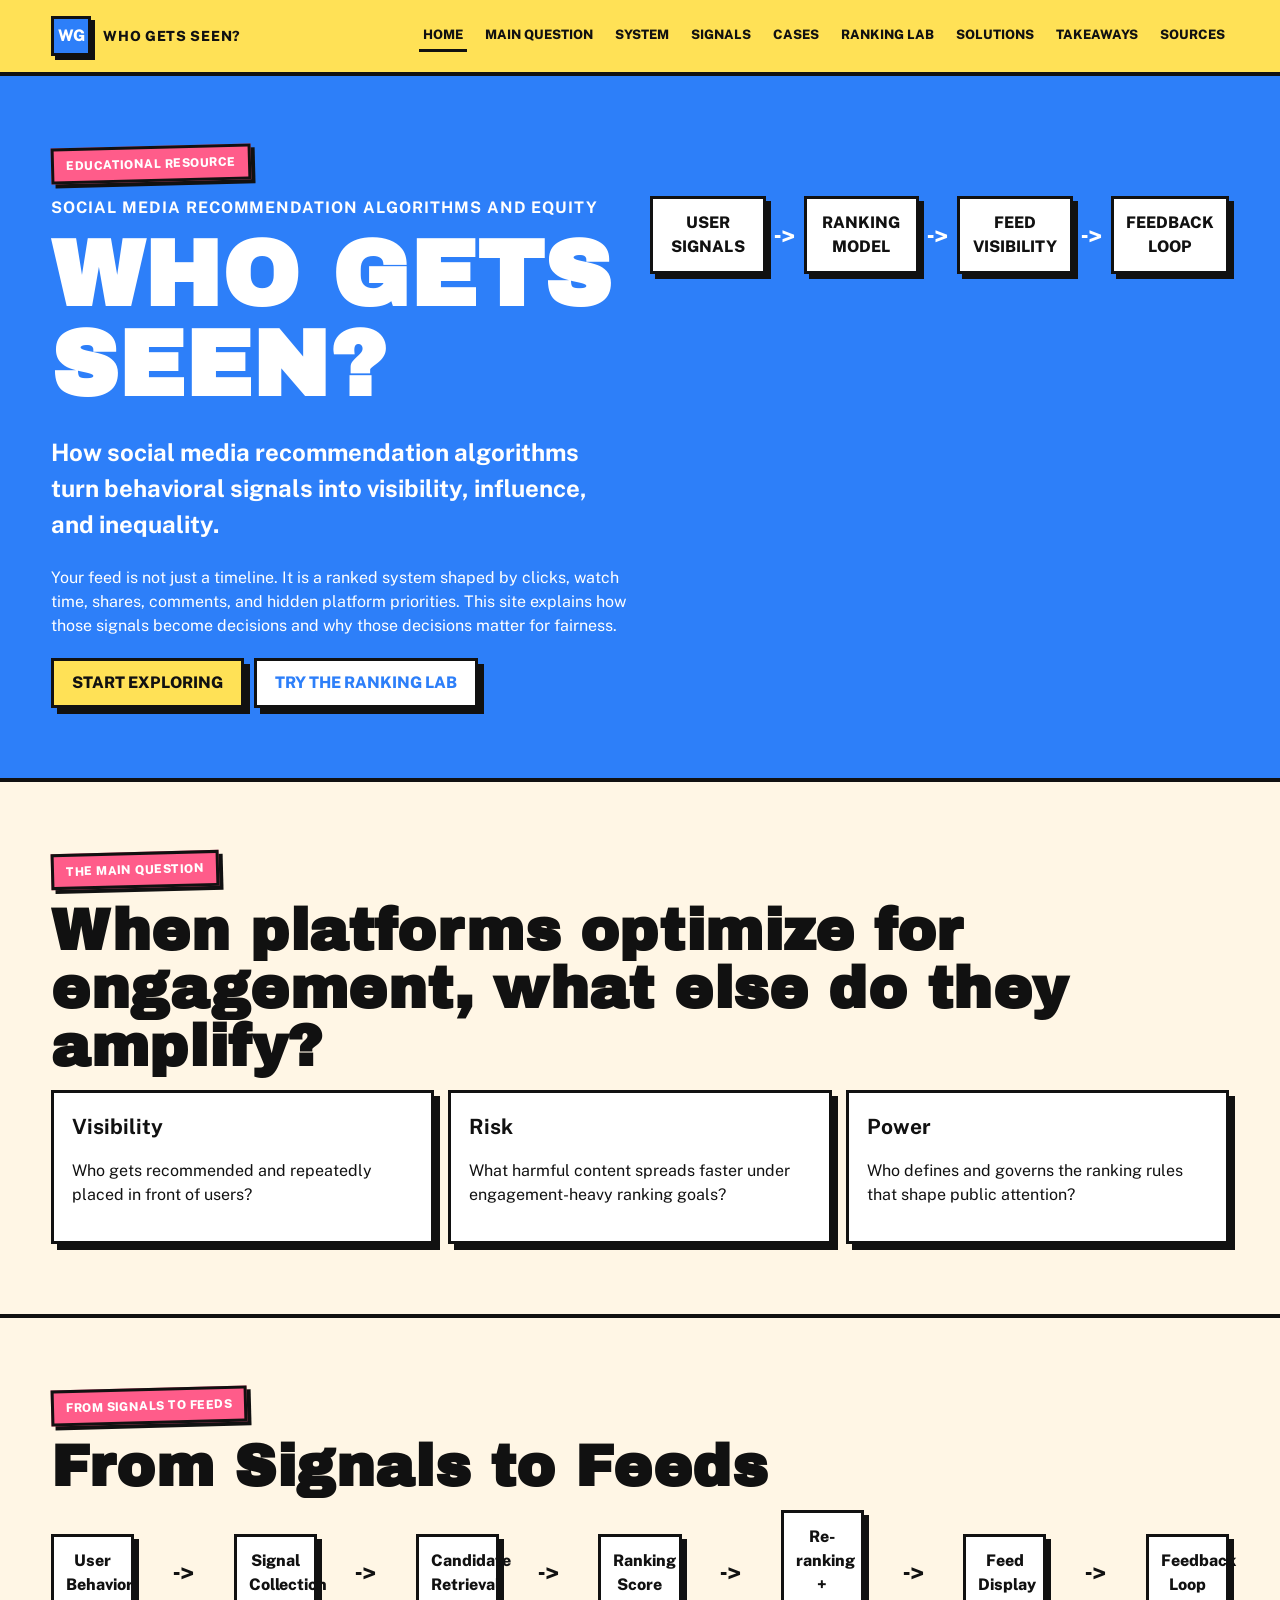
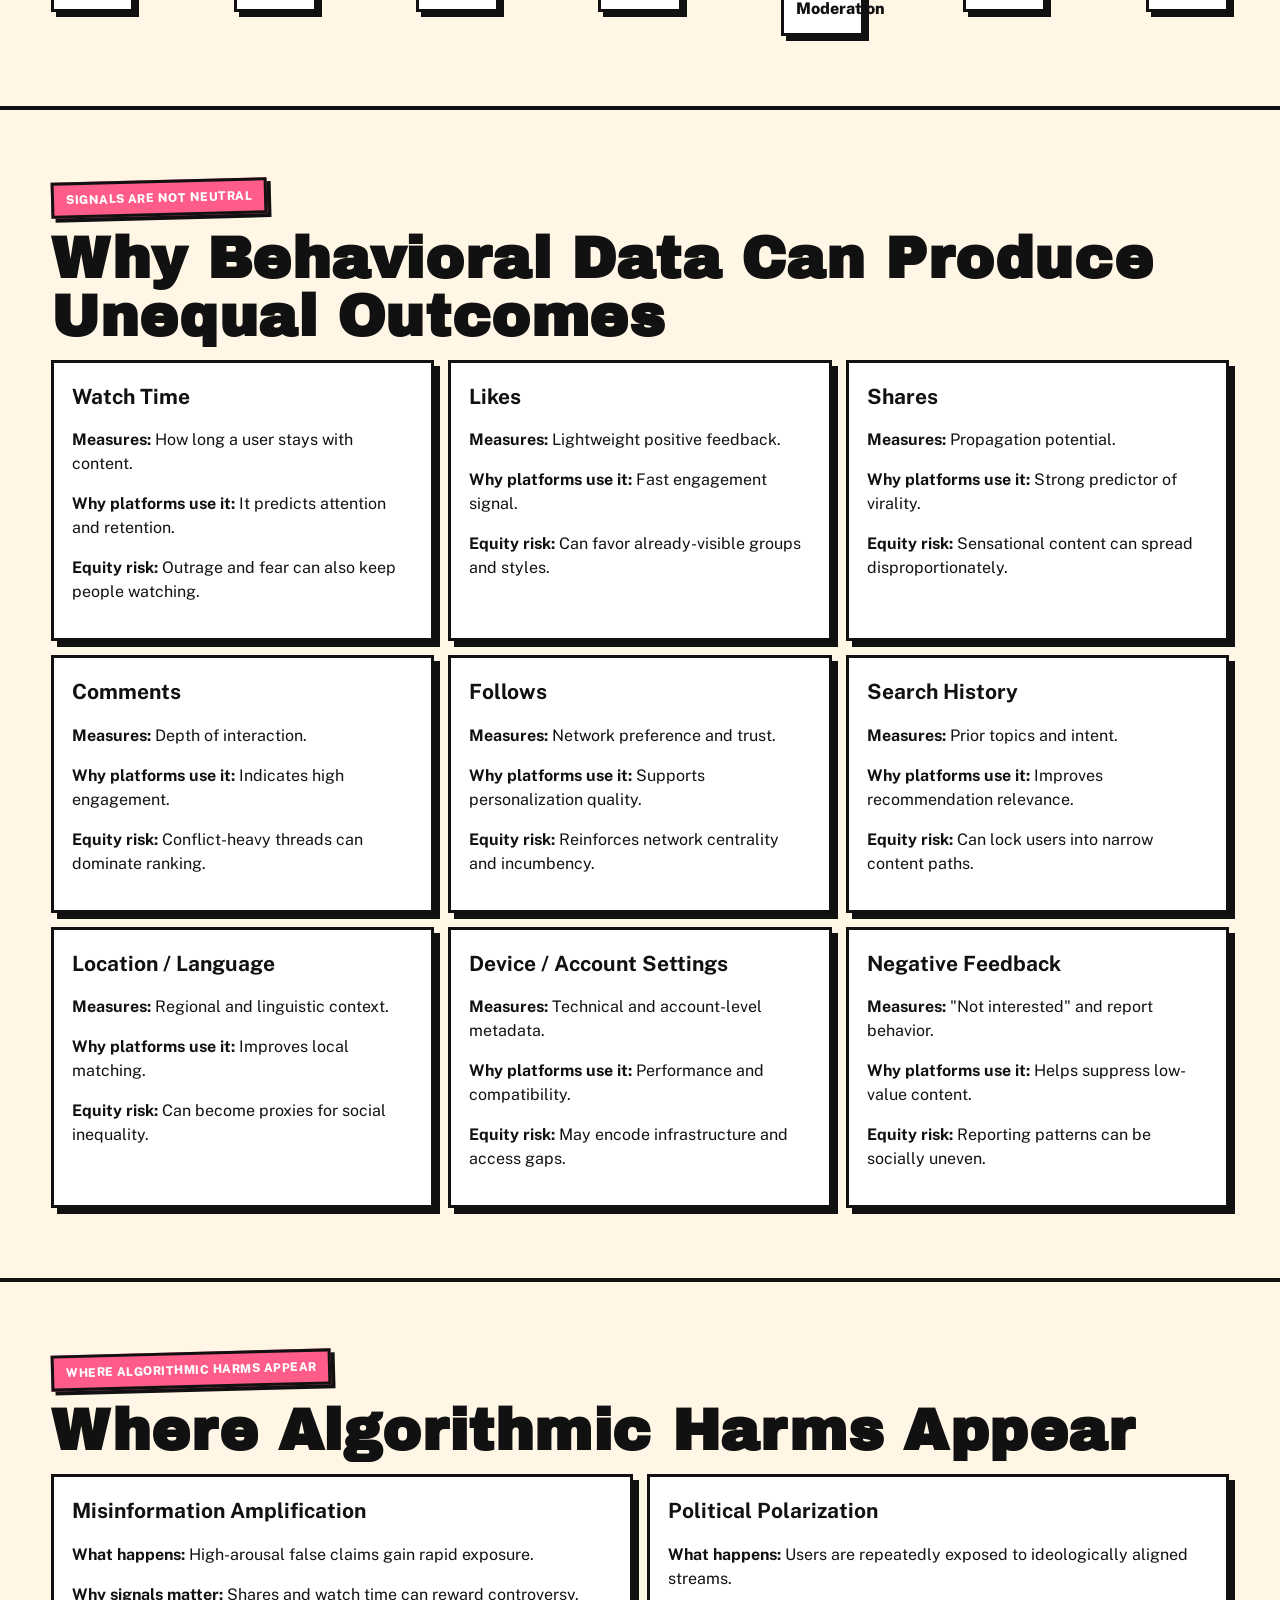
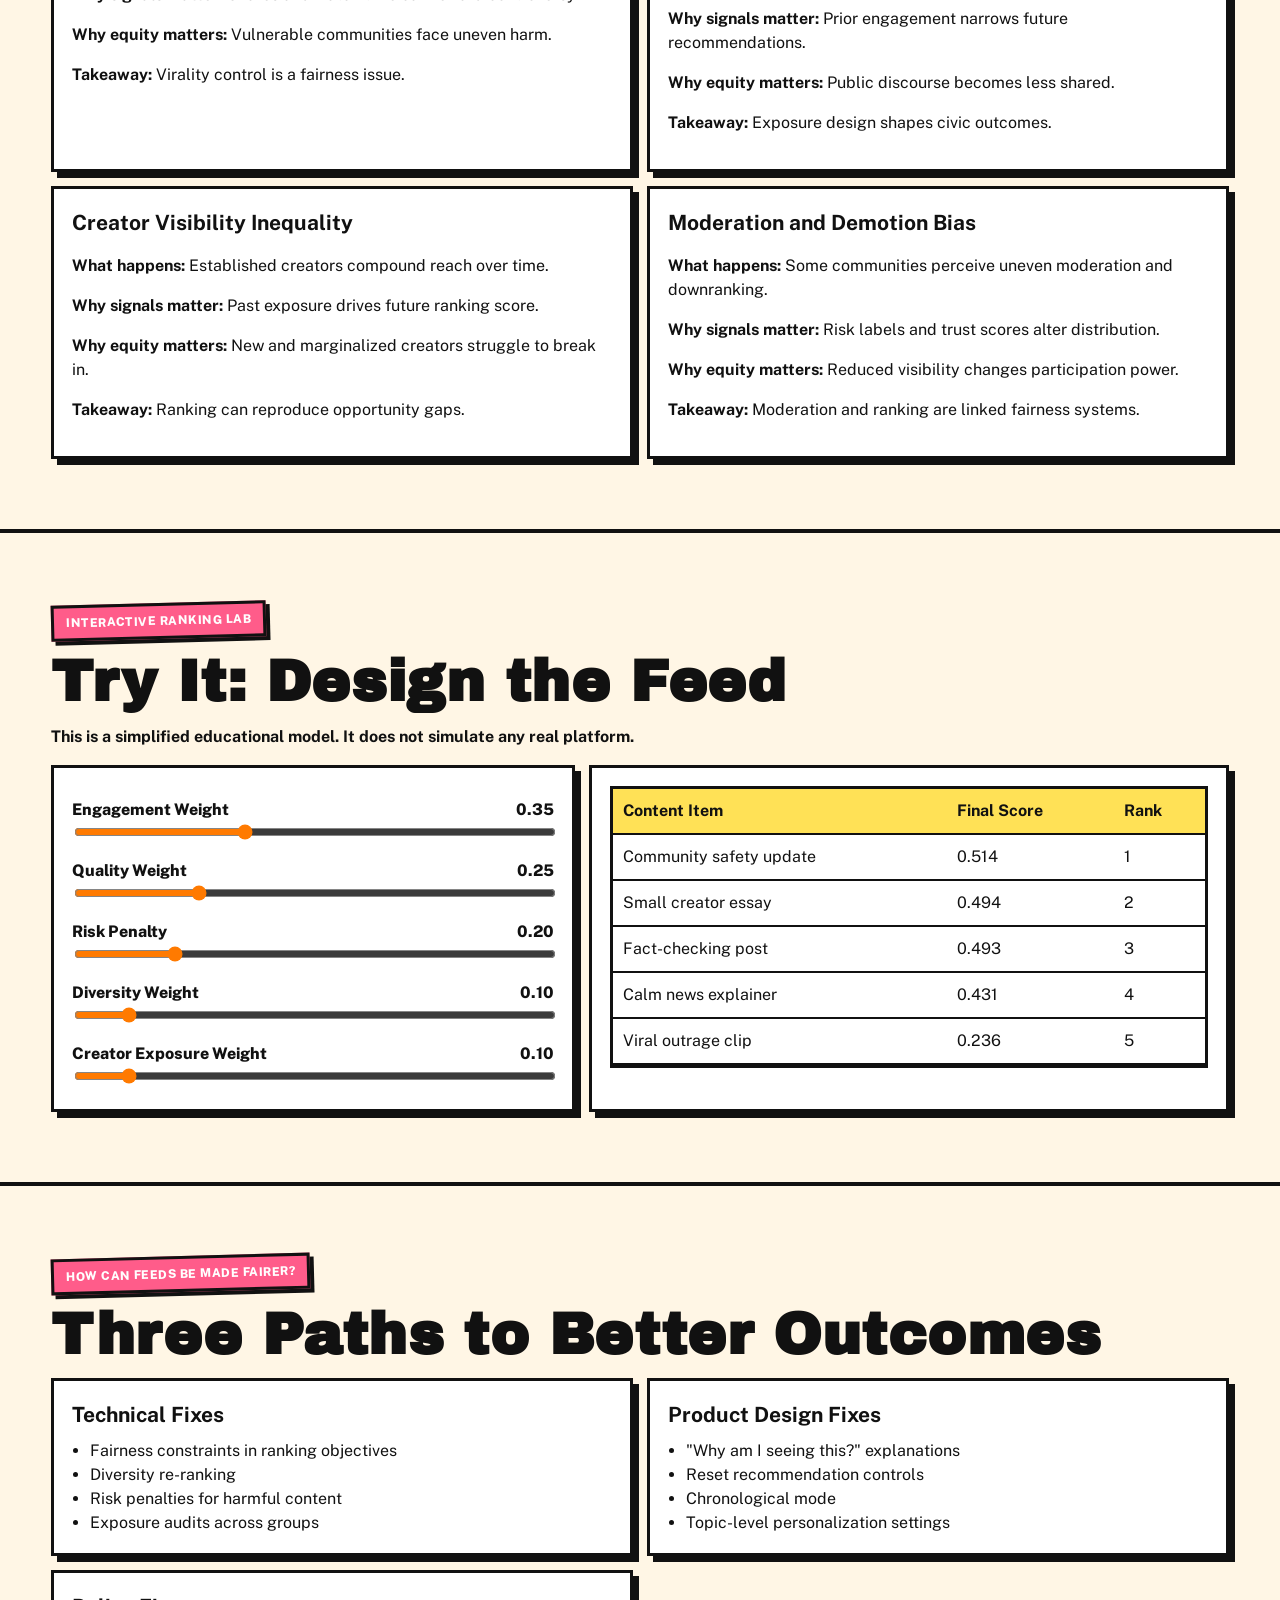
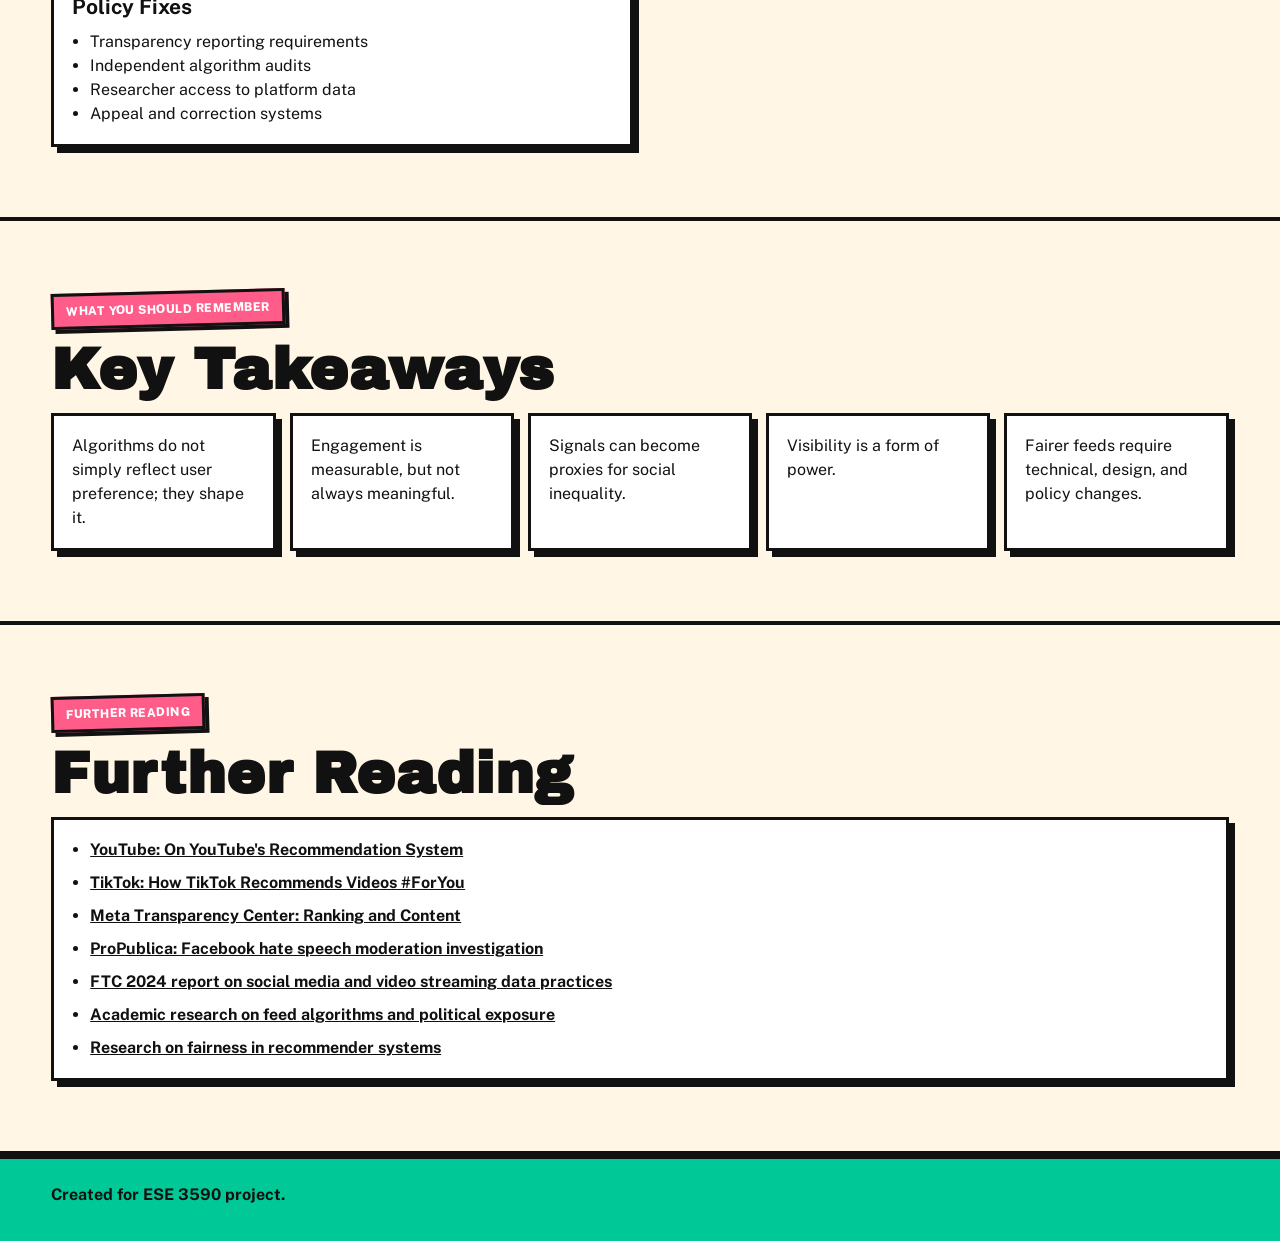
<file: index.html>
<!doctype html>
<html lang="en">
  <head>
    <meta charset="utf-8">
    <meta name="viewport" content="width=device-width, initial-scale=1">
    <title>Who Gets Seen? | Social Media Algorithms, Visibility, and Equity</title>
    <meta
      name="description"
      content="Educational website about how social media recommendation algorithms shape visibility, fairness, and public discourse."
    >
    <link rel="stylesheet" href="styles.css">
  </head>
  <body id="home">
    <a class="skip-link" href="#main-content">Skip to main content</a>

    <header class="site-header">
      <a class="brand" href="#home" aria-label="Back to top">
        <span class="brand-mark">WG</span>
        <span class="brand-text">WHO GETS SEEN?</span>
      </a>

      <button class="nav-toggle" type="button" aria-expanded="false" aria-controls="site-nav">
        <span class="sr-only">Open navigation</span>
        <span></span>
        <span></span>
        <span></span>
      </button>

      <nav id="site-nav" class="site-nav" aria-label="Main navigation">
        <a class="active" href="#home">Home</a>
        <a href="#question">Main Question</a>
        <a href="#system">System</a>
        <a href="#signals">Signals</a>
        <a href="#cases">Cases</a>
        <a href="#lab">Ranking Lab</a>
        <a href="#solutions">Solutions</a>
        <a href="#takeaways">Takeaways</a>
        <a href="#sources">Sources</a>
      </nav>
    </header>

    <main id="main-content">
      <section class="hero section-shell">
        <span class="sticker">Educational Resource</span>
        <div class="hero-grid">
          <div class="hero-copy">
            <p class="kicker">Social Media Recommendation Algorithms and Equity</p>
            <h1>WHO GETS SEEN?</h1>
            <p class="subtitle">
              How social media recommendation algorithms turn behavioral signals into visibility, influence, and inequality.
            </p>
            <p>
              Your feed is not just a timeline. It is a ranked system shaped by clicks, watch time, shares, comments, and hidden platform priorities. This site explains how those signals become decisions and why those decisions matter for fairness.
            </p>
            <div class="hero-actions">
              <a class="neo-button neo-button-yellow" href="#question">Start Exploring</a>
              <a class="neo-button neo-button-blue" href="#lab">Try the Ranking Lab</a>
            </div>
          </div>

          <div class="machine-diagram" role="img" aria-label="User Signals to Ranking Model to Feed Visibility to Feedback Loop">
            <div class="machine-node">USER SIGNALS</div>
            <div class="machine-arrow">-&gt;</div>
            <div class="machine-node">RANKING MODEL</div>
            <div class="machine-arrow">-&gt;</div>
            <div class="machine-node">FEED VISIBILITY</div>
            <div class="machine-arrow">-&gt;</div>
            <div class="machine-node">FEEDBACK LOOP</div>
          </div>
        </div>
      </section>

      <section id="question" class="section-shell section-block">
        <span class="sticker">The Main Question</span>
        <h2>When platforms optimize for engagement, what else do they amplify?</h2>
        <div class="question-grid">
          <article class="neo-card">
            <h3>Visibility</h3>
            <p>Who gets recommended and repeatedly placed in front of users?</p>
          </article>
          <article class="neo-card">
            <h3>Risk</h3>
            <p>What harmful content spreads faster under engagement-heavy ranking goals?</p>
          </article>
          <article class="neo-card">
            <h3>Power</h3>
            <p>Who defines and governs the ranking rules that shape public attention?</p>
          </article>
        </div>
      </section>

      <section id="system" class="section-shell section-block">
        <span class="sticker">From Signals to Feeds</span>
        <h2>From Signals to Feeds</h2>
        <div class="pipeline">
          <div class="pipeline-node">User Behavior</div>
          <div class="pipeline-arrow">-&gt;</div>
          <div class="pipeline-node">Signal Collection</div>
          <div class="pipeline-arrow">-&gt;</div>
          <div class="pipeline-node">Candidate Retrieval</div>
          <div class="pipeline-arrow">-&gt;</div>
          <div class="pipeline-node">Ranking Score</div>
          <div class="pipeline-arrow">-&gt;</div>
          <div class="pipeline-node">Re-ranking + Moderation</div>
          <div class="pipeline-arrow">-&gt;</div>
          <div class="pipeline-node">Feed Display</div>
          <div class="pipeline-arrow">-&gt;</div>
          <div class="pipeline-node">Feedback Loop</div>
        </div>
      </section>

      <section id="signals" class="section-shell section-block">
        <span class="sticker">Signals Are Not Neutral</span>
        <h2>Why Behavioral Data Can Produce Unequal Outcomes</h2>
        <div class="signals-grid">
          <article class="neo-card">
            <h3>Watch Time</h3>
            <p><strong>Measures:</strong> How long a user stays with content.</p>
            <p><strong>Why platforms use it:</strong> It predicts attention and retention.</p>
            <p><strong>Equity risk:</strong> Outrage and fear can also keep people watching.</p>
          </article>
          <article class="neo-card">
            <h3>Likes</h3>
            <p><strong>Measures:</strong> Lightweight positive feedback.</p>
            <p><strong>Why platforms use it:</strong> Fast engagement signal.</p>
            <p><strong>Equity risk:</strong> Can favor already-visible groups and styles.</p>
          </article>
          <article class="neo-card">
            <h3>Shares</h3>
            <p><strong>Measures:</strong> Propagation potential.</p>
            <p><strong>Why platforms use it:</strong> Strong predictor of virality.</p>
            <p><strong>Equity risk:</strong> Sensational content can spread disproportionately.</p>
          </article>
          <article class="neo-card">
            <h3>Comments</h3>
            <p><strong>Measures:</strong> Depth of interaction.</p>
            <p><strong>Why platforms use it:</strong> Indicates high engagement.</p>
            <p><strong>Equity risk:</strong> Conflict-heavy threads can dominate ranking.</p>
          </article>
          <article class="neo-card">
            <h3>Follows</h3>
            <p><strong>Measures:</strong> Network preference and trust.</p>
            <p><strong>Why platforms use it:</strong> Supports personalization quality.</p>
            <p><strong>Equity risk:</strong> Reinforces network centrality and incumbency.</p>
          </article>
          <article class="neo-card">
            <h3>Search History</h3>
            <p><strong>Measures:</strong> Prior topics and intent.</p>
            <p><strong>Why platforms use it:</strong> Improves recommendation relevance.</p>
            <p><strong>Equity risk:</strong> Can lock users into narrow content paths.</p>
          </article>
          <article class="neo-card">
            <h3>Location / Language</h3>
            <p><strong>Measures:</strong> Regional and linguistic context.</p>
            <p><strong>Why platforms use it:</strong> Improves local matching.</p>
            <p><strong>Equity risk:</strong> Can become proxies for social inequality.</p>
          </article>
          <article class="neo-card">
            <h3>Device / Account Settings</h3>
            <p><strong>Measures:</strong> Technical and account-level metadata.</p>
            <p><strong>Why platforms use it:</strong> Performance and compatibility.</p>
            <p><strong>Equity risk:</strong> May encode infrastructure and access gaps.</p>
          </article>
          <article class="neo-card">
            <h3>Negative Feedback</h3>
            <p><strong>Measures:</strong> "Not interested" and report behavior.</p>
            <p><strong>Why platforms use it:</strong> Helps suppress low-value content.</p>
            <p><strong>Equity risk:</strong> Reporting patterns can be socially uneven.</p>
          </article>
        </div>
      </section>

      <section id="cases" class="section-shell section-block">
        <span class="sticker">Where Algorithmic Harms Appear</span>
        <h2>Where Algorithmic Harms Appear</h2>
        <div class="case-grid">
          <article class="neo-card">
            <h3>Misinformation Amplification</h3>
            <p><strong>What happens:</strong> High-arousal false claims gain rapid exposure.</p>
            <p><strong>Why signals matter:</strong> Shares and watch time can reward controversy.</p>
            <p><strong>Why equity matters:</strong> Vulnerable communities face uneven harm.</p>
            <p><strong>Takeaway:</strong> Virality control is a fairness issue.</p>
          </article>
          <article class="neo-card">
            <h3>Political Polarization</h3>
            <p><strong>What happens:</strong> Users are repeatedly exposed to ideologically aligned streams.</p>
            <p><strong>Why signals matter:</strong> Prior engagement narrows future recommendations.</p>
            <p><strong>Why equity matters:</strong> Public discourse becomes less shared.</p>
            <p><strong>Takeaway:</strong> Exposure design shapes civic outcomes.</p>
          </article>
          <article class="neo-card">
            <h3>Creator Visibility Inequality</h3>
            <p><strong>What happens:</strong> Established creators compound reach over time.</p>
            <p><strong>Why signals matter:</strong> Past exposure drives future ranking score.</p>
            <p><strong>Why equity matters:</strong> New and marginalized creators struggle to break in.</p>
            <p><strong>Takeaway:</strong> Ranking can reproduce opportunity gaps.</p>
          </article>
          <article class="neo-card">
            <h3>Moderation and Demotion Bias</h3>
            <p><strong>What happens:</strong> Some communities perceive uneven moderation and downranking.</p>
            <p><strong>Why signals matter:</strong> Risk labels and trust scores alter distribution.</p>
            <p><strong>Why equity matters:</strong> Reduced visibility changes participation power.</p>
            <p><strong>Takeaway:</strong> Moderation and ranking are linked fairness systems.</p>
          </article>
        </div>
      </section>

      <section id="lab" class="section-shell section-block">
        <span class="sticker">Interactive Ranking Lab</span>
        <h2>Try It: Design the Feed</h2>
        <p class="lab-note">
          This is a simplified educational model. It does not simulate any real platform.
        </p>

        <div class="lab-grid">
          <div class="neo-card controls-card">
            <label for="w-engagement">Engagement Weight <span id="v-engagement">0.35</span></label>
            <input id="w-engagement" type="range" min="0" max="1" step="0.01" value="0.35">

            <label for="w-quality">Quality Weight <span id="v-quality">0.25</span></label>
            <input id="w-quality" type="range" min="0" max="1" step="0.01" value="0.25">

            <label for="w-risk">Risk Penalty <span id="v-risk">0.20</span></label>
            <input id="w-risk" type="range" min="0" max="1" step="0.01" value="0.20">

            <label for="w-diversity">Diversity Weight <span id="v-diversity">0.10</span></label>
            <input id="w-diversity" type="range" min="0" max="1" step="0.01" value="0.10">

            <label for="w-creator">Creator Exposure Weight <span id="v-creator">0.10</span></label>
            <input id="w-creator" type="range" min="0" max="1" step="0.01" value="0.10">
          </div>

          <div class="neo-card results-card">
            <div class="table-wrap">
              <table>
                <thead>
                  <tr>
                    <th>Content Item</th>
                    <th>Final Score</th>
                    <th>Rank</th>
                  </tr>
                </thead>
                <tbody id="ranking-body"></tbody>
              </table>
            </div>
          </div>
        </div>
      </section>

      <section id="solutions" class="section-shell section-block">
        <span class="sticker">How Can Feeds Be Made Fairer?</span>
        <h2>Three Paths to Better Outcomes</h2>
        <div class="solutions-grid">
          <article class="neo-card">
            <h3>Technical Fixes</h3>
            <ul>
              <li>Fairness constraints in ranking objectives</li>
              <li>Diversity re-ranking</li>
              <li>Risk penalties for harmful content</li>
              <li>Exposure audits across groups</li>
            </ul>
          </article>
          <article class="neo-card">
            <h3>Product Design Fixes</h3>
            <ul>
              <li>"Why am I seeing this?" explanations</li>
              <li>Reset recommendation controls</li>
              <li>Chronological mode</li>
              <li>Topic-level personalization settings</li>
            </ul>
          </article>
          <article class="neo-card">
            <h3>Policy Fixes</h3>
            <ul>
              <li>Transparency reporting requirements</li>
              <li>Independent algorithm audits</li>
              <li>Researcher access to platform data</li>
              <li>Appeal and correction systems</li>
            </ul>
          </article>
        </div>
      </section>

      <section id="takeaways" class="section-shell section-block">
        <span class="sticker">What You Should Remember</span>
        <h2>Key Takeaways</h2>
        <div class="takeaway-grid">
          <article class="neo-card">Algorithms do not simply reflect user preference; they shape it.</article>
          <article class="neo-card">Engagement is measurable, but not always meaningful.</article>
          <article class="neo-card">Signals can become proxies for social inequality.</article>
          <article class="neo-card">Visibility is a form of power.</article>
          <article class="neo-card">Fairer feeds require technical, design, and policy changes.</article>
        </div>
      </section>

      <section id="sources" class="section-shell section-block">
        <span class="sticker">Further Reading</span>
        <h2>Further Reading</h2>
        <div class="neo-card source-card">
          <ul>
            <li><a href="https://blog.youtube/inside-youtube/on-youtubes-recommendation-system/" target="_blank" rel="noreferrer">YouTube: On YouTube's Recommendation System</a></li>
            <li><a href="https://newsroom.tiktok.com/en-us/how-tiktok-recommends-videos-for-you" target="_blank" rel="noreferrer">TikTok: How TikTok Recommends Videos #ForYou</a></li>
            <li><a href="https://transparency.meta.com/features/ranking-and-content/" target="_blank" rel="noreferrer">Meta Transparency Center: Ranking and Content</a></li>
            <li><a href="https://www.propublica.org/article/facebook-hate-speech-censorship-internal-documents-algorithms" target="_blank" rel="noreferrer">ProPublica: Facebook hate speech moderation investigation</a></li>
            <li><a href="https://www.ftc.gov/system/files/ftc_gov/pdf/Social-Media-6b-Report-9-11-2024.pdf" target="_blank" rel="noreferrer">FTC 2024 report on social media and video streaming data practices</a></li>
            <li><a href="https://collaborate.princeton.edu/en/publications/asymmetric-ideological-segregation-in-exposure-to-political-news-/" target="_blank" rel="noreferrer">Academic research on feed algorithms and political exposure</a></li>
            <li><a href="https://arxiv.org/pdf/2206.03761" target="_blank" rel="noreferrer">Research on fairness in recommender systems</a></li>
          </ul>
        </div>
      </section>
    </main>

    <footer class="site-footer">
      <p>Created for ESE 3590 project.</p>
    </footer>

    <script src="script.js"></script>
  </body>
</html>
</file>
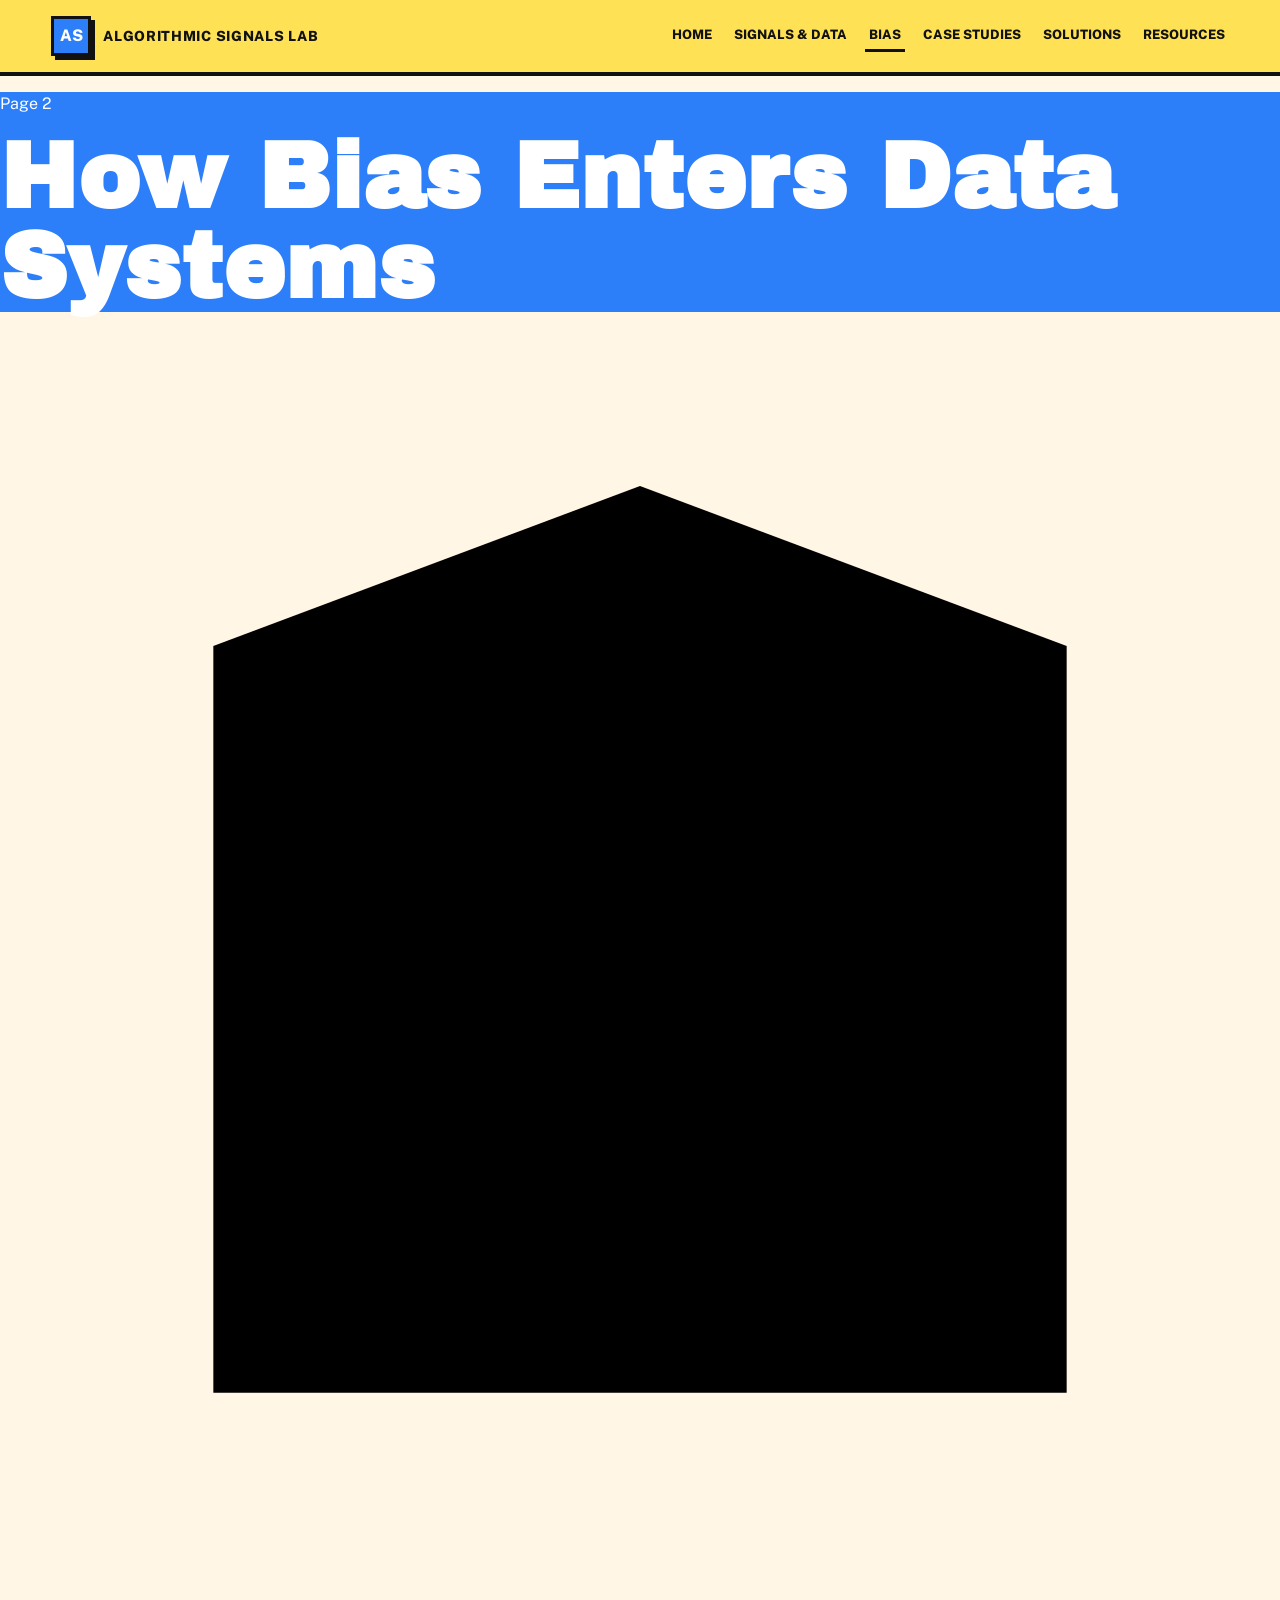
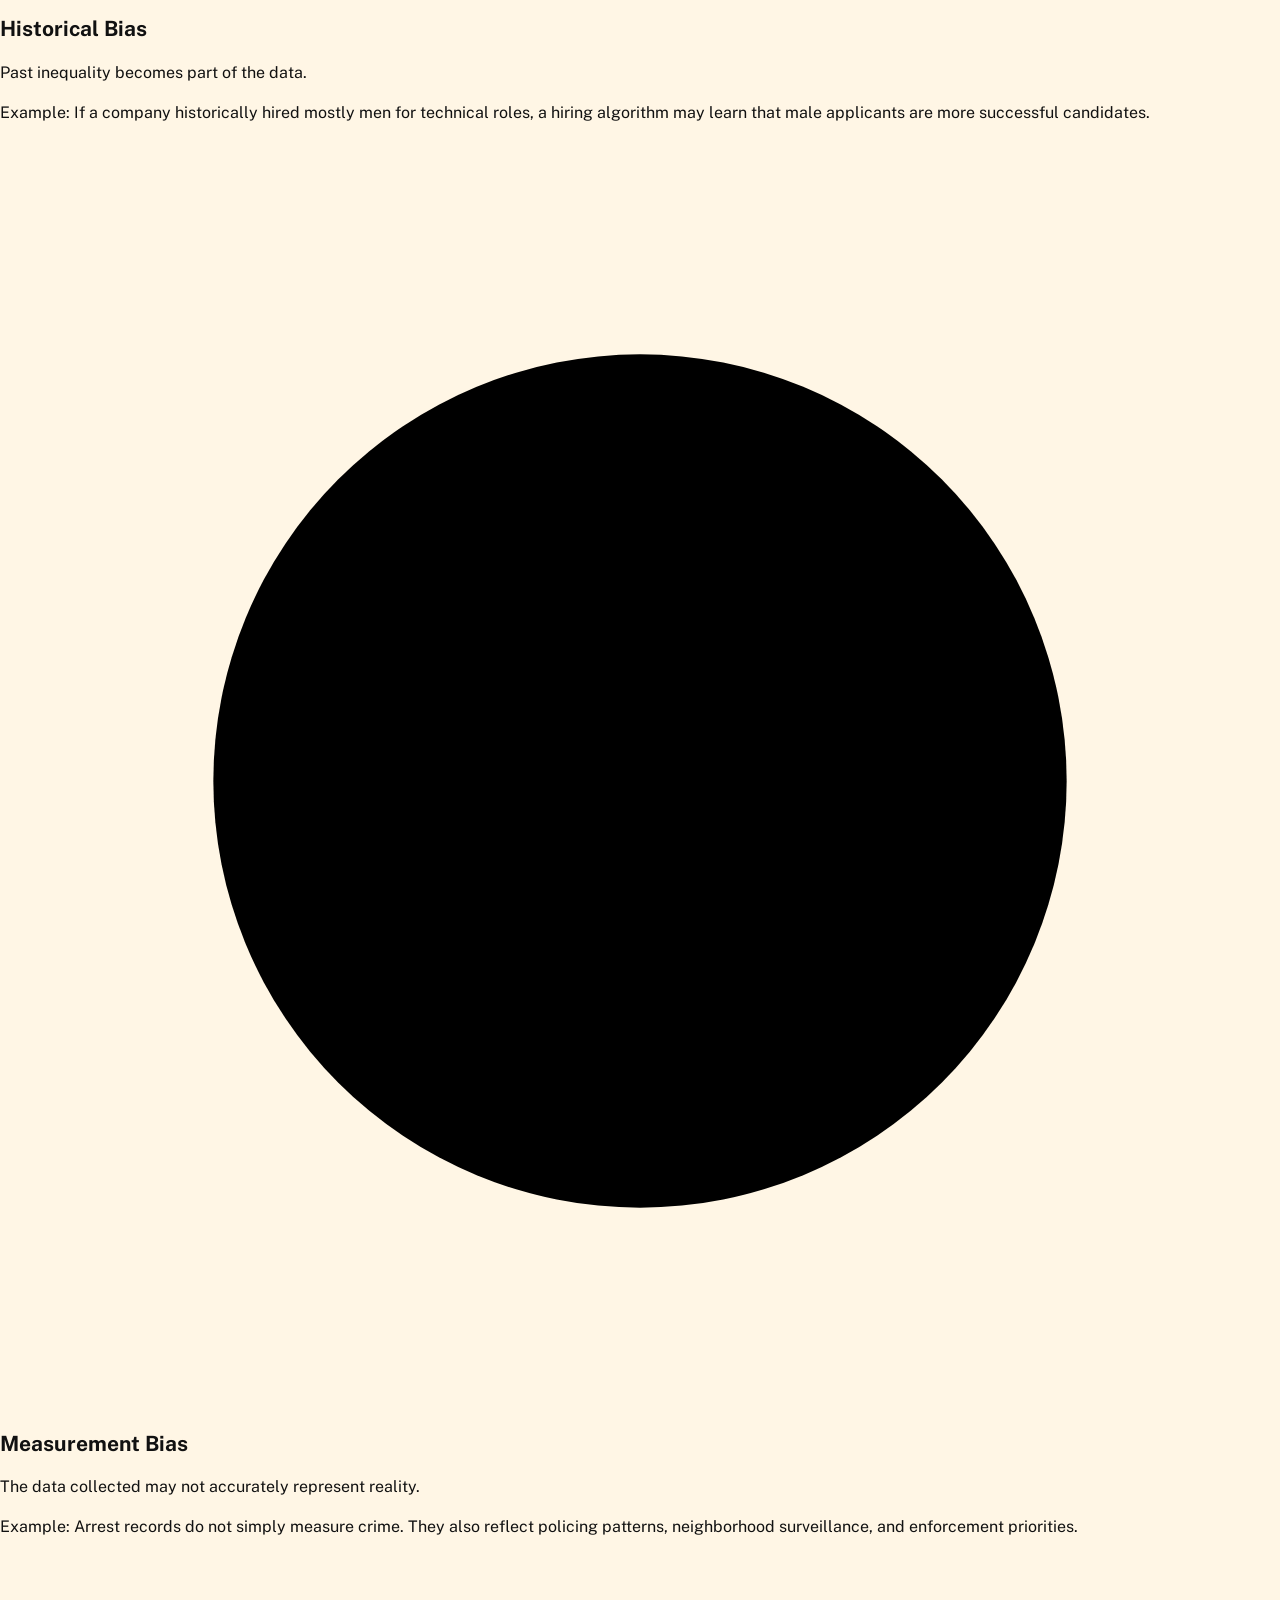
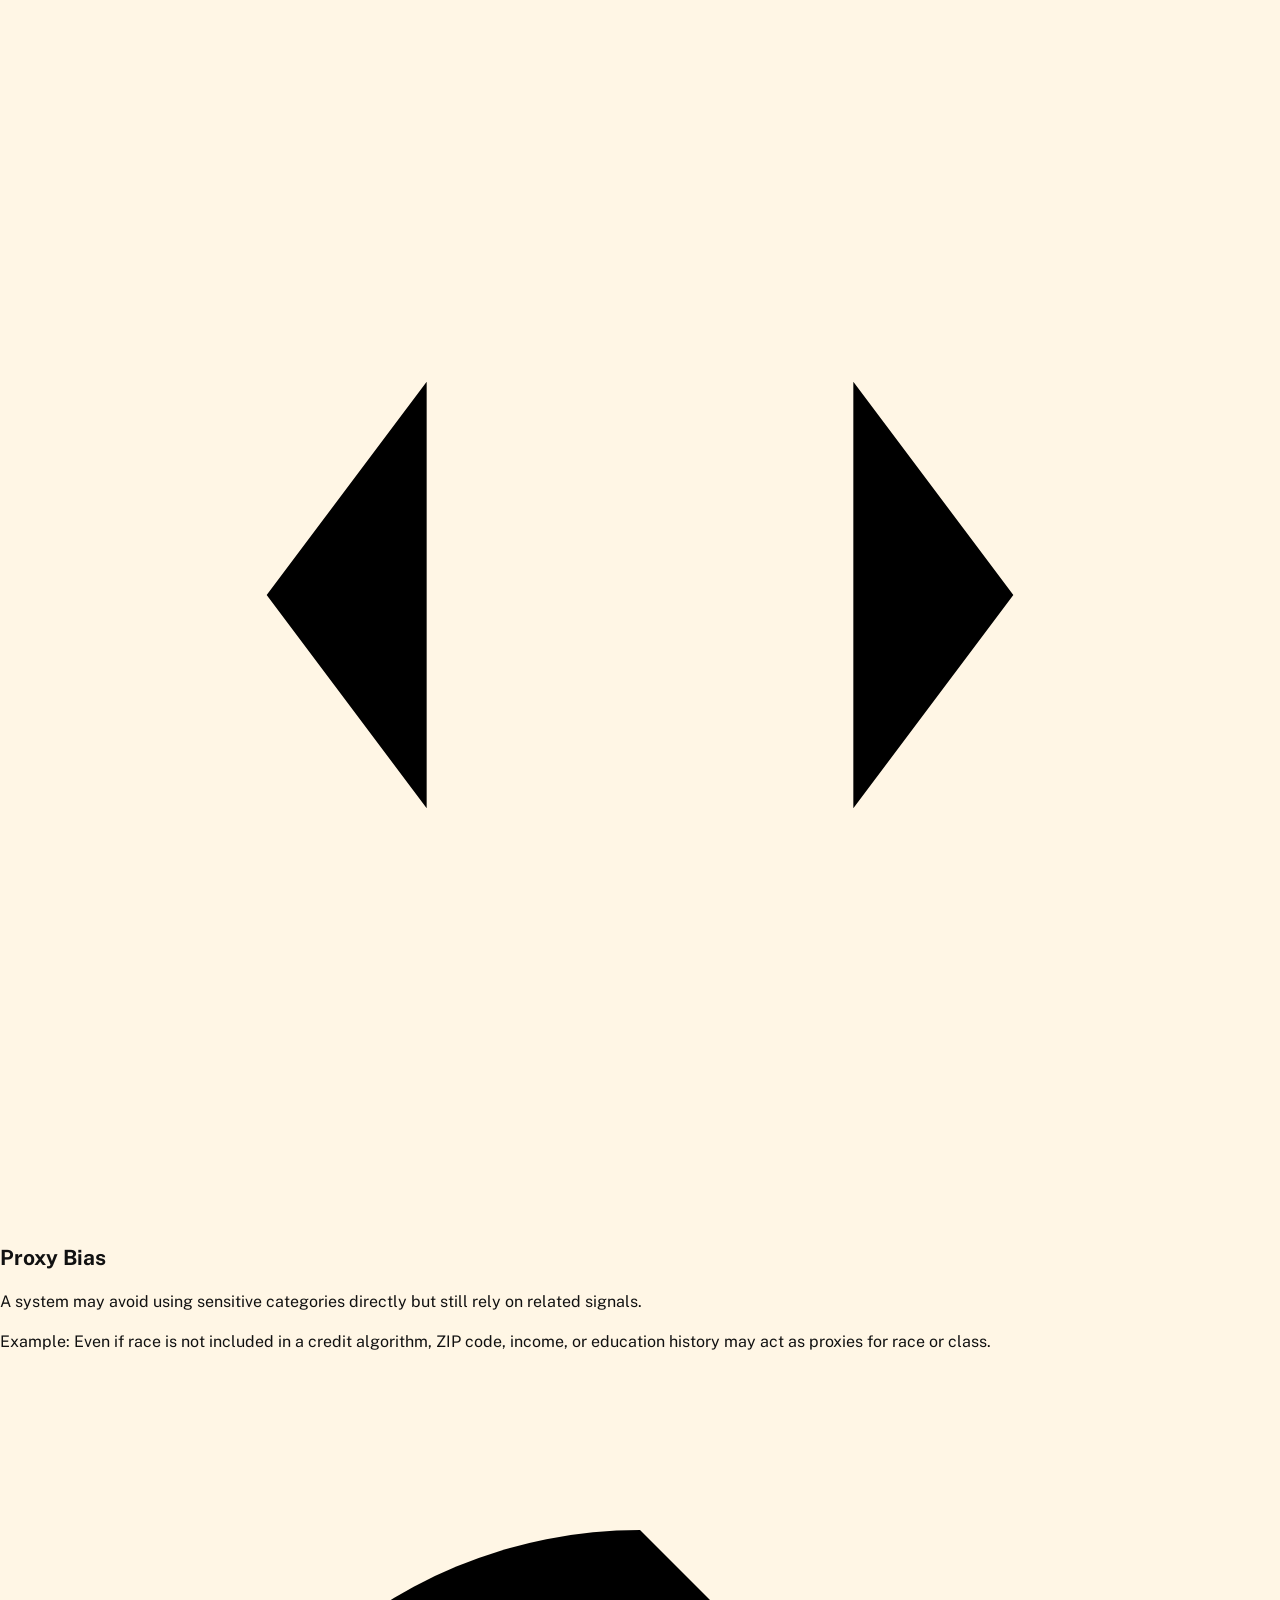
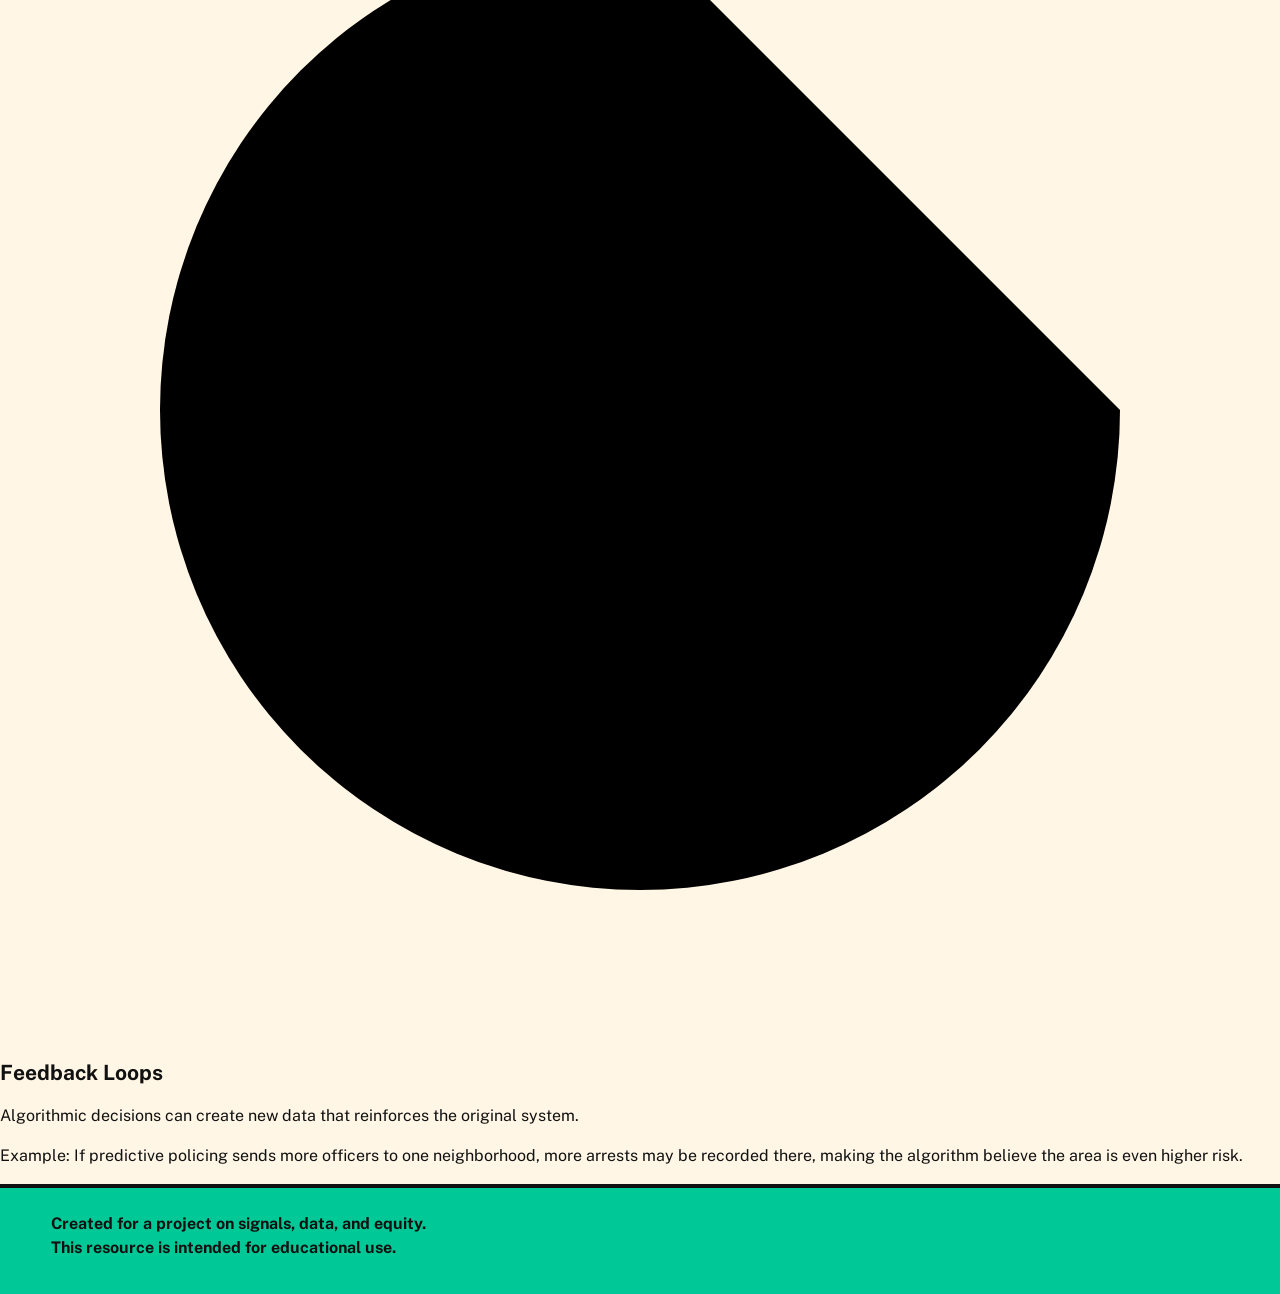
<file: bias.html>
<!doctype html>
<html lang="en">
  <head>
    <meta charset="utf-8">
    <meta name="viewport" content="width=device-width, initial-scale=1">
    <title>How Bias Enters Data Systems | Algorithmic Signals and Social Inequality</title>
    <link rel="stylesheet" href="styles.css">
  </head>
  <body>
    <header class="site-header">
      <a class="brand" href="index.html" aria-label="Home">
        <span class="brand-mark">AS</span>
        <span class="brand-text">Algorithmic Signals Lab</span>
      </a>

      <button class="nav-toggle" type="button" aria-expanded="false" aria-controls="site-nav">
        <span class="sr-only">Open navigation</span>
        <span></span>
        <span></span>
        <span></span>
      </button>

      <nav id="site-nav" class="site-nav" aria-label="Main navigation">
        <a href="index.html">Home</a>
        <a href="signals.html">Signals &amp; Data</a>
        <a class="active" href="bias.html">Bias</a>
        <a href="case-studies.html">Case Studies</a>
        <a href="solutions.html">Solutions</a>
        <a href="resources.html">Resources</a>
      </nav>
    </header>

    <main>
      <section class="hero hero-inner">
        <div class="hero-copy">
          <p class="eyebrow">Page 2</p>
          <h1>How Bias Enters Data Systems</h1>
        </div>
      </section>

      <section class="section">
        <div class="bias-grid">
          <article class="card icon-card">
            <div class="icon-wrap">
              <svg viewBox="0 0 24 24" aria-hidden="true">
                <path d="M4 20V6l8-3 8 3v14"></path>
                <path d="M9 10h6M9 14h6"></path>
              </svg>
            </div>
            <h3>Historical Bias</h3>
            <p>Past inequality becomes part of the data.</p>
            <p class="small-note">
              Example: If a company historically hired mostly men for technical roles, a hiring algorithm may learn that male applicants are more successful candidates.
            </p>
          </article>

          <article class="card icon-card">
            <div class="icon-wrap">
              <svg viewBox="0 0 24 24" aria-hidden="true">
                <path d="M12 3v18M3 12h18"></path>
                <circle cx="12" cy="12" r="8"></circle>
              </svg>
            </div>
            <h3>Measurement Bias</h3>
            <p>The data collected may not accurately represent reality.</p>
            <p class="small-note">
              Example: Arrest records do not simply measure crime. They also reflect policing patterns, neighborhood surveillance, and enforcement priorities.
            </p>
          </article>

          <article class="card icon-card">
            <div class="icon-wrap">
              <svg viewBox="0 0 24 24" aria-hidden="true">
                <path d="M5 12h6M13 12h6"></path>
                <path d="M8 8l-3 4 3 4M16 8l3 4-3 4"></path>
              </svg>
            </div>
            <h3>Proxy Bias</h3>
            <p>A system may avoid using sensitive categories directly but still rely on related signals.</p>
            <p class="small-note">
              Example: Even if race is not included in a credit algorithm, ZIP code, income, or education history may act as proxies for race or class.
            </p>
          </article>

          <article class="card icon-card">
            <div class="icon-wrap">
              <svg viewBox="0 0 24 24" aria-hidden="true">
                <path d="M12 3a9 9 0 1 0 9 9"></path>
                <path d="M12 7v6l4 2"></path>
              </svg>
            </div>
            <h3>Feedback Loops</h3>
            <p>Algorithmic decisions can create new data that reinforces the original system.</p>
            <p class="small-note">
              Example: If predictive policing sends more officers to one neighborhood, more arrests may be recorded there, making the algorithm believe the area is even higher risk.
            </p>
          </article>
        </div>
      </section>
    </main>

    <footer class="site-footer">
      <p>Created for a project on signals, data, and equity.</p>
      <p>This resource is intended for educational use.</p>
    </footer>

    <script src="script.js"></script>
  </body>
</html>
</file>
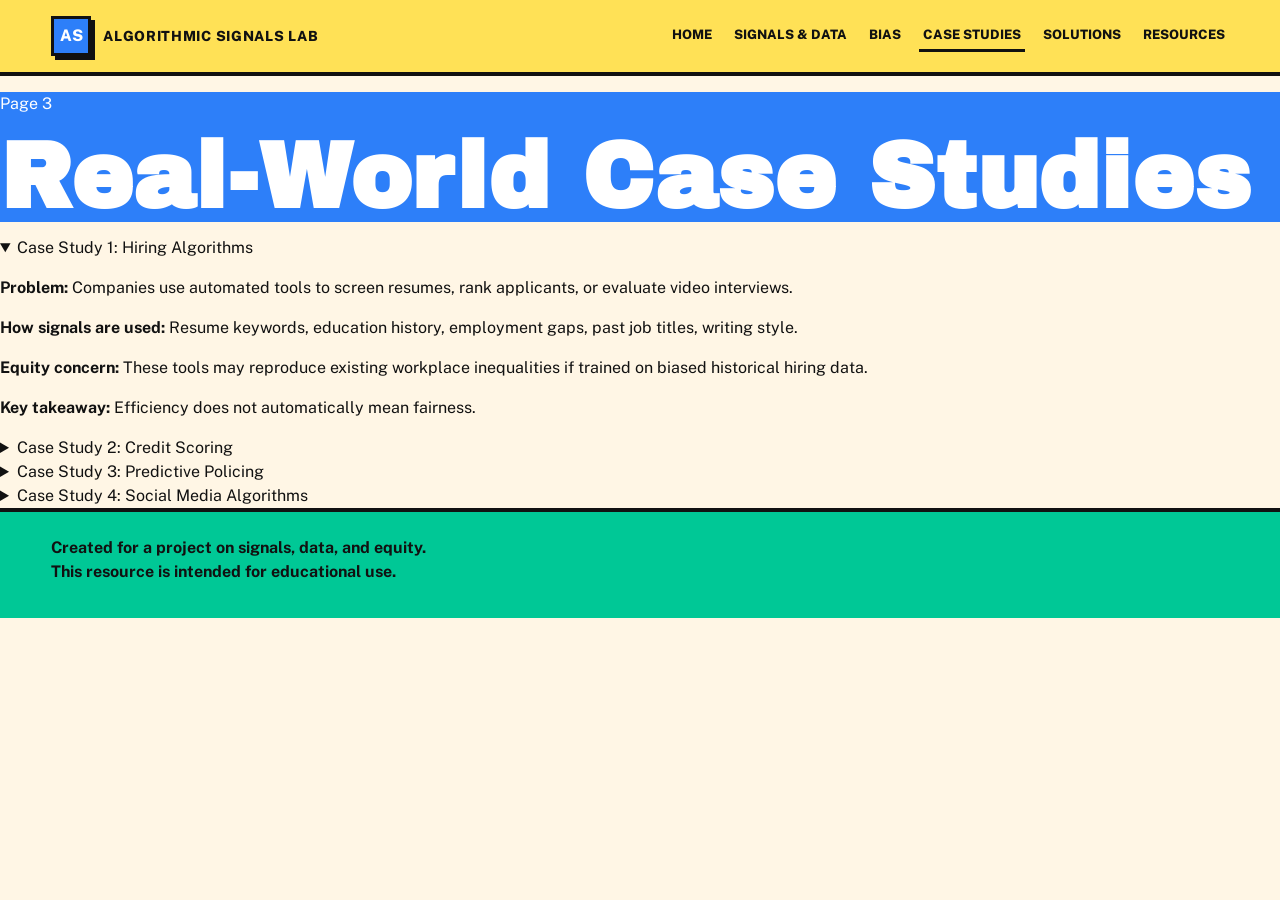
<file: case-studies.html>
<!doctype html>
<html lang="en">
  <head>
    <meta charset="utf-8">
    <meta name="viewport" content="width=device-width, initial-scale=1">
    <title>Real-World Case Studies | Algorithmic Signals and Social Inequality</title>
    <link rel="stylesheet" href="styles.css">
  </head>
  <body>
    <header class="site-header">
      <a class="brand" href="index.html" aria-label="Home">
        <span class="brand-mark">AS</span>
        <span class="brand-text">Algorithmic Signals Lab</span>
      </a>

      <button class="nav-toggle" type="button" aria-expanded="false" aria-controls="site-nav">
        <span class="sr-only">Open navigation</span>
        <span></span>
        <span></span>
        <span></span>
      </button>

      <nav id="site-nav" class="site-nav" aria-label="Main navigation">
        <a href="index.html">Home</a>
        <a href="signals.html">Signals &amp; Data</a>
        <a href="bias.html">Bias</a>
        <a class="active" href="case-studies.html">Case Studies</a>
        <a href="solutions.html">Solutions</a>
        <a href="resources.html">Resources</a>
      </nav>
    </header>

    <main>
      <section class="hero hero-inner">
        <div class="hero-copy">
          <p class="eyebrow">Page 3</p>
          <h1>Real-World Case Studies</h1>
        </div>
      </section>

      <section class="section">
        <div class="case-stack">
          <details class="case-box" open>
            <summary>Case Study 1: Hiring Algorithms</summary>
            <div class="case-content">
              <p><strong>Problem:</strong> Companies use automated tools to screen resumes, rank applicants, or evaluate video interviews.</p>
              <p><strong>How signals are used:</strong> Resume keywords, education history, employment gaps, past job titles, writing style.</p>
              <p><strong>Equity concern:</strong> These tools may reproduce existing workplace inequalities if trained on biased historical hiring data.</p>
              <p><strong>Key takeaway:</strong> Efficiency does not automatically mean fairness.</p>
            </div>
          </details>

          <details class="case-box">
            <summary>Case Study 2: Credit Scoring</summary>
            <div class="case-content">
              <p><strong>Problem:</strong> Credit systems use financial signals to estimate whether someone is likely to repay loans.</p>
              <p><strong>How signals are used:</strong> Payment history, debt level, length of credit history, income, location-related financial patterns.</p>
              <p><strong>Equity concern:</strong> People with less access to traditional banking may be unfairly judged as risky.</p>
              <p><strong>Key takeaway:</strong> A lack of data can become a disadvantage.</p>
            </div>
          </details>

          <details class="case-box">
            <summary>Case Study 3: Predictive Policing</summary>
            <div class="case-content">
              <p><strong>Problem:</strong> Police departments have used algorithms to predict where crime may occur or who may be considered high risk.</p>
              <p><strong>How signals are used:</strong> Arrest records, reported crime data, location data, prior police contact.</p>
              <p><strong>Equity concern:</strong> Crime data can reflect policing patterns rather than actual crime rates.</p>
              <p><strong>Key takeaway:</strong> Biased data can produce biased enforcement.</p>
            </div>
          </details>

          <details class="case-box">
            <summary>Case Study 4: Social Media Algorithms</summary>
            <div class="case-content">
              <p><strong>Problem:</strong> Platforms use algorithms to decide what content users see.</p>
              <p><strong>How signals are used:</strong> Likes, shares, watch time, comments, follows, search behavior.</p>
              <p><strong>Equity concern:</strong> Algorithms may amplify harmful stereotypes, misinformation, or unequal visibility.</p>
              <p><strong>Key takeaway:</strong> Attention-based systems often reward engagement, not accuracy or fairness.</p>
            </div>
          </details>
        </div>
      </section>
    </main>

    <footer class="site-footer">
      <p>Created for a project on signals, data, and equity.</p>
      <p>This resource is intended for educational use.</p>
    </footer>

    <script src="script.js"></script>
  </body>
</html>
</file>
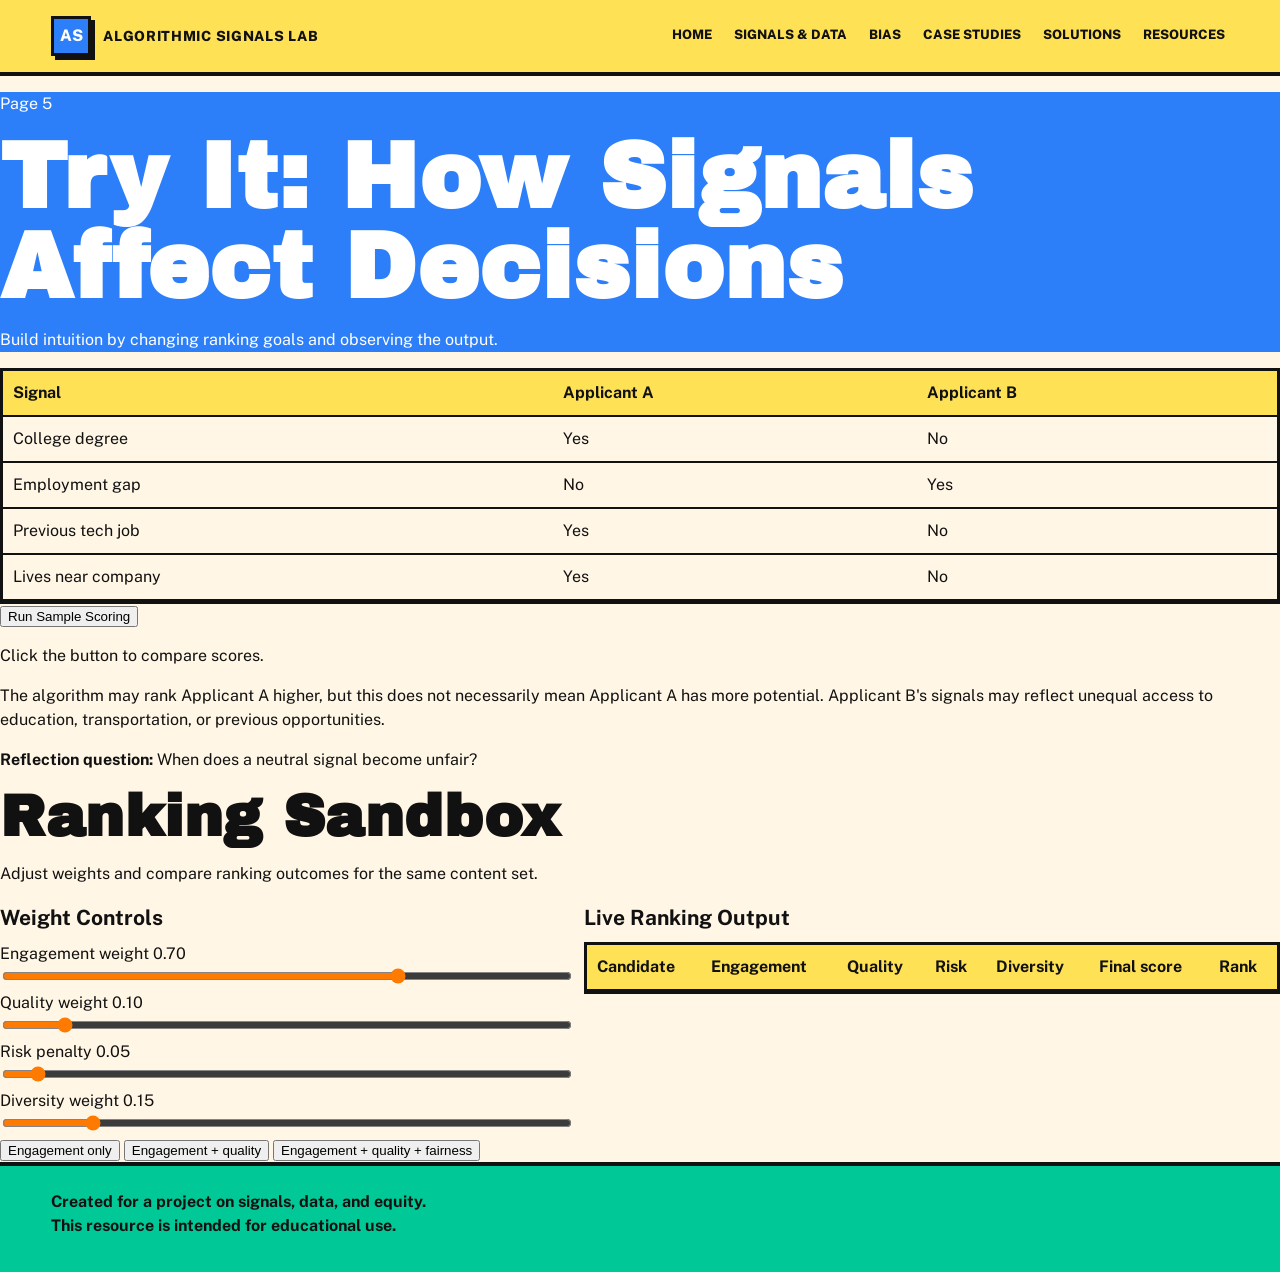
<file: interactive.html>
<!doctype html>
<html lang="en">
  <head>
    <meta charset="utf-8">
    <meta name="viewport" content="width=device-width, initial-scale=1">
    <title>Try It: How Signals Affect Decisions | Algorithmic Signals and Social Inequality</title>
    <link rel="stylesheet" href="styles.css">
  </head>
  <body>
    <header class="site-header">
      <a class="brand" href="index.html" aria-label="Home">
        <span class="brand-mark">AS</span>
        <span class="brand-text">Algorithmic Signals Lab</span>
      </a>

      <button class="nav-toggle" type="button" aria-expanded="false" aria-controls="site-nav">
        <span class="sr-only">Open navigation</span>
        <span></span>
        <span></span>
        <span></span>
      </button>

      <nav id="site-nav" class="site-nav" aria-label="Main navigation">
        <a href="index.html">Home</a>
        <a href="signals.html">Signals &amp; Data</a>
        <a href="bias.html">Bias</a>
        <a href="case-studies.html">Case Studies</a>
        <a href="solutions.html">Solutions</a>
        <a href="resources.html">Resources</a>
      </nav>
    </header>

    <main>
      <section class="hero hero-inner">
        <div class="hero-copy">
          <p class="eyebrow">Page 5</p>
          <h1>Try It: How Signals Affect Decisions</h1>
          <p>Build intuition by changing ranking goals and observing the output.</p>
        </div>
      </section>

      <section class="section">
        <div class="table-wrap">
          <table>
            <thead>
              <tr>
                <th>Signal</th>
                <th>Applicant A</th>
                <th>Applicant B</th>
              </tr>
            </thead>
            <tbody>
              <tr>
                <td>College degree</td>
                <td>Yes</td>
                <td>No</td>
              </tr>
              <tr>
                <td>Employment gap</td>
                <td>No</td>
                <td>Yes</td>
              </tr>
              <tr>
                <td>Previous tech job</td>
                <td>Yes</td>
                <td>No</td>
              </tr>
              <tr>
                <td>Lives near company</td>
                <td>Yes</td>
                <td>No</td>
              </tr>
            </tbody>
          </table>
        </div>

        <div class="interactive-panel">
          <button id="score-button" class="button button-primary" type="button">Run Sample Scoring</button>
          <p id="score-output" class="score-output" aria-live="polite">Click the button to compare scores.</p>
          <p class="small-note">
            The algorithm may rank Applicant A higher, but this does not necessarily mean Applicant A has more potential. Applicant B's signals may reflect unequal access to education, transportation, or previous opportunities.
          </p>
          <p class="reflection"><strong>Reflection question:</strong> When does a neutral signal become unfair?</p>
        </div>
      </section>

      <section class="section section-alt">
        <div class="section-head">
          <h2>Ranking Sandbox</h2>
          <p>Adjust weights and compare ranking outcomes for the same content set.</p>
        </div>

        <div class="lab-grid">
          <div class="card">
            <h3>Weight Controls</h3>
            <label class="range-label">Engagement weight <span id="label-engage">0.70</span></label>
            <input id="w-engage" type="range" min="0" max="1" step="0.01" value="0.70">

            <label class="range-label">Quality weight <span id="label-quality">0.10</span></label>
            <input id="w-quality" type="range" min="0" max="1" step="0.01" value="0.10">

            <label class="range-label">Risk penalty <span id="label-risk">0.05</span></label>
            <input id="w-risk" type="range" min="0" max="1" step="0.01" value="0.05">

            <label class="range-label">Diversity weight <span id="label-diversity">0.15</span></label>
            <input id="w-diversity" type="range" min="0" max="1" step="0.01" value="0.15">

            <div class="mode-row">
              <button class="button button-secondary mode-button" data-mode="engagement" type="button">Engagement only</button>
              <button class="button button-secondary mode-button" data-mode="quality" type="button">Engagement + quality</button>
              <button class="button button-secondary mode-button" data-mode="fairness" type="button">Engagement + quality + fairness</button>
            </div>
          </div>

          <div class="card">
            <h3>Live Ranking Output</h3>
            <div class="table-wrap">
              <table>
                <thead>
                  <tr>
                    <th>Candidate</th>
                    <th>Engagement</th>
                    <th>Quality</th>
                    <th>Risk</th>
                    <th>Diversity</th>
                    <th>Final score</th>
                    <th>Rank</th>
                  </tr>
                </thead>
                <tbody id="ranking-body"></tbody>
              </table>
            </div>
          </div>
        </div>
      </section>
    </main>

    <footer class="site-footer">
      <p>Created for a project on signals, data, and equity.</p>
      <p>This resource is intended for educational use.</p>
    </footer>

    <script src="script.js"></script>
  </body>
</html>
</file>
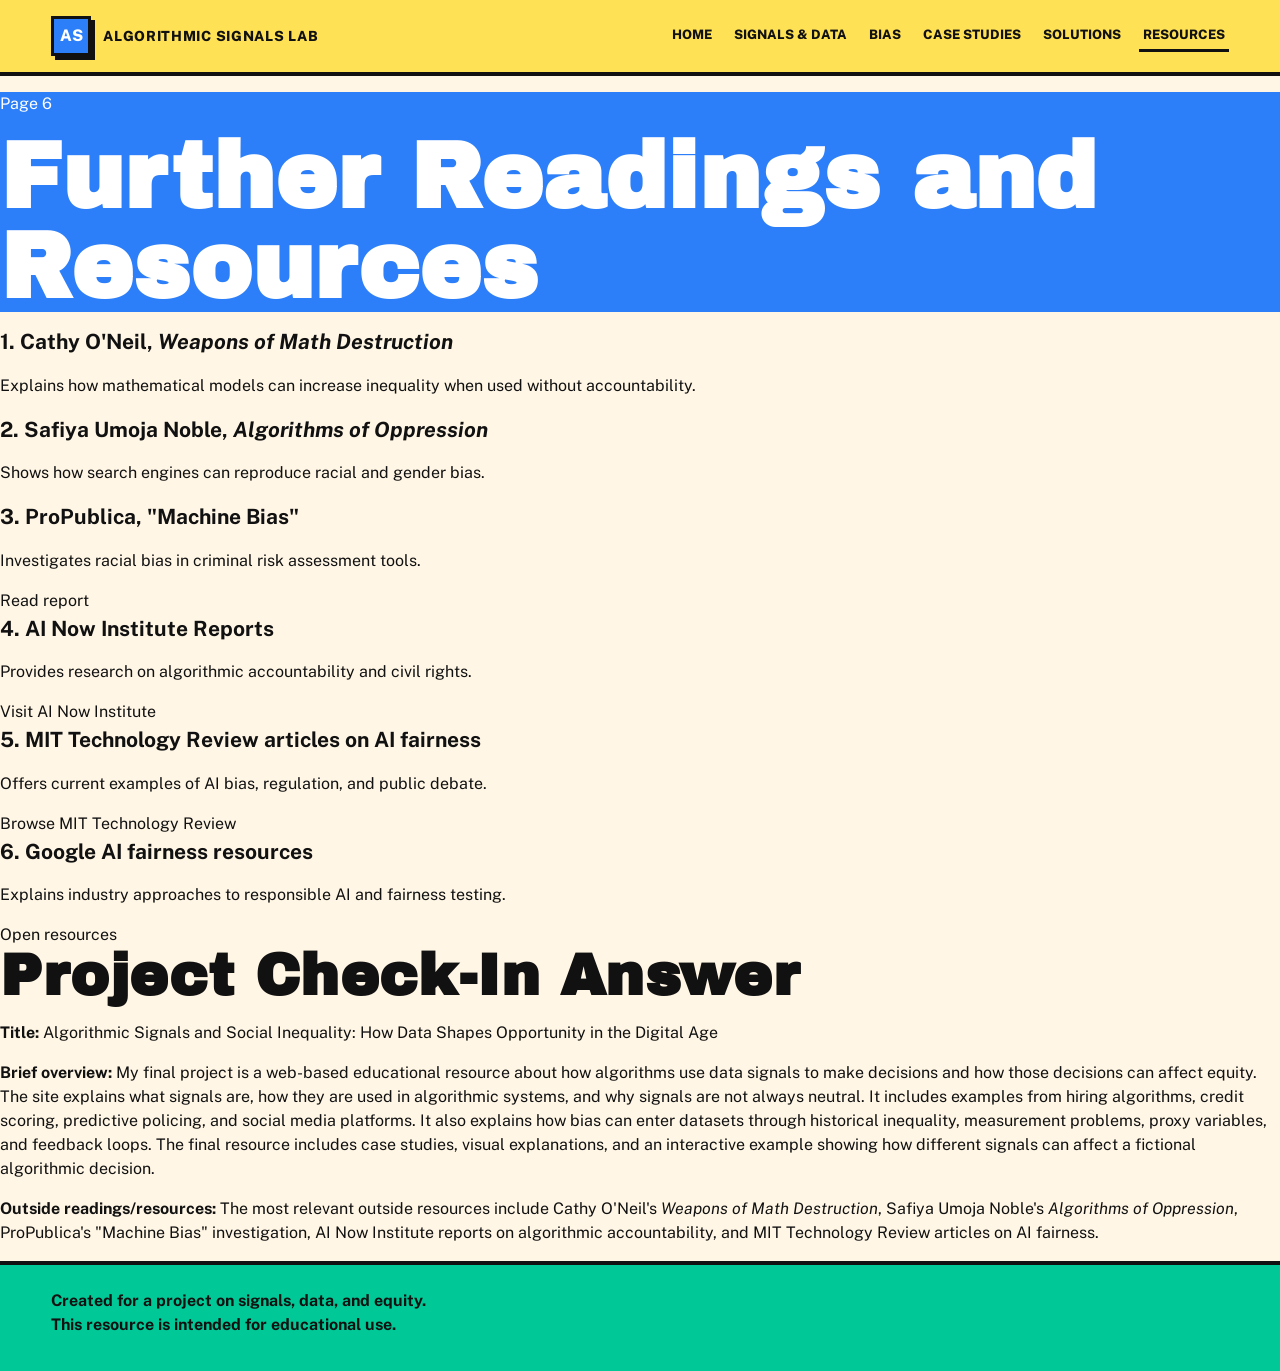
<file: resources.html>
<!doctype html>
<html lang="en">
  <head>
    <meta charset="utf-8">
    <meta name="viewport" content="width=device-width, initial-scale=1">
    <title>Further Readings and Resources | Algorithmic Signals and Social Inequality</title>
    <link rel="stylesheet" href="styles.css">
  </head>
  <body>
    <header class="site-header">
      <a class="brand" href="index.html" aria-label="Home">
        <span class="brand-mark">AS</span>
        <span class="brand-text">Algorithmic Signals Lab</span>
      </a>

      <button class="nav-toggle" type="button" aria-expanded="false" aria-controls="site-nav">
        <span class="sr-only">Open navigation</span>
        <span></span>
        <span></span>
        <span></span>
      </button>

      <nav id="site-nav" class="site-nav" aria-label="Main navigation">
        <a href="index.html">Home</a>
        <a href="signals.html">Signals &amp; Data</a>
        <a href="bias.html">Bias</a>
        <a href="case-studies.html">Case Studies</a>
        <a href="solutions.html">Solutions</a>
        <a class="active" href="resources.html">Resources</a>
      </nav>
    </header>

    <main>
      <section class="hero hero-inner">
        <div class="hero-copy">
          <p class="eyebrow">Page 6</p>
          <h1>Further Readings and Resources</h1>
        </div>
      </section>

      <section class="section">
        <div class="resource-list">
          <article class="card resource-card">
            <h3>1. Cathy O'Neil, <em>Weapons of Math Destruction</em></h3>
            <p>Explains how mathematical models can increase inequality when used without accountability.</p>
          </article>
          <article class="card resource-card">
            <h3>2. Safiya Umoja Noble, <em>Algorithms of Oppression</em></h3>
            <p>Shows how search engines can reproduce racial and gender bias.</p>
          </article>
          <article class="card resource-card">
            <h3>3. ProPublica, "Machine Bias"</h3>
            <p>Investigates racial bias in criminal risk assessment tools.</p>
            <a href="https://www.propublica.org/article/machine-bias-risk-assessments-in-criminal-sentencing" target="_blank" rel="noreferrer">Read report</a>
          </article>
          <article class="card resource-card">
            <h3>4. AI Now Institute Reports</h3>
            <p>Provides research on algorithmic accountability and civil rights.</p>
            <a href="https://ainowinstitute.org/" target="_blank" rel="noreferrer">Visit AI Now Institute</a>
          </article>
          <article class="card resource-card">
            <h3>5. MIT Technology Review articles on AI fairness</h3>
            <p>Offers current examples of AI bias, regulation, and public debate.</p>
            <a href="https://www.technologyreview.com/" target="_blank" rel="noreferrer">Browse MIT Technology Review</a>
          </article>
          <article class="card resource-card">
            <h3>6. Google AI fairness resources</h3>
            <p>Explains industry approaches to responsible AI and fairness testing.</p>
            <a href="https://ai.google/responsibility/responsible-ai-practices/" target="_blank" rel="noreferrer">Open resources</a>
          </article>
        </div>
      </section>

      <section class="section section-alt">
        <div class="section-head">
          <h2>Project Check-In Answer</h2>
          <p><strong>Title:</strong> Algorithmic Signals and Social Inequality: How Data Shapes Opportunity in the Digital Age</p>
          <p>
            <strong>Brief overview:</strong> My final project is a web-based educational resource about how algorithms use data signals to make decisions and how those decisions can affect equity. The site explains what signals are, how they are used in algorithmic systems, and why signals are not always neutral. It includes examples from hiring algorithms, credit scoring, predictive policing, and social media platforms. It also explains how bias can enter datasets through historical inequality, measurement problems, proxy variables, and feedback loops. The final resource includes case studies, visual explanations, and an interactive example showing how different signals can affect a fictional algorithmic decision.
          </p>
          <p>
            <strong>Outside readings/resources:</strong> The most relevant outside resources include Cathy O'Neil's <em>Weapons of Math Destruction</em>, Safiya Umoja Noble's <em>Algorithms of Oppression</em>, ProPublica's "Machine Bias" investigation, AI Now Institute reports on algorithmic accountability, and MIT Technology Review articles on AI fairness.
          </p>
        </div>
      </section>
    </main>

    <footer class="site-footer">
      <p>Created for a project on signals, data, and equity.</p>
      <p>This resource is intended for educational use.</p>
    </footer>

    <script src="script.js"></script>
  </body>
</html>
</file>
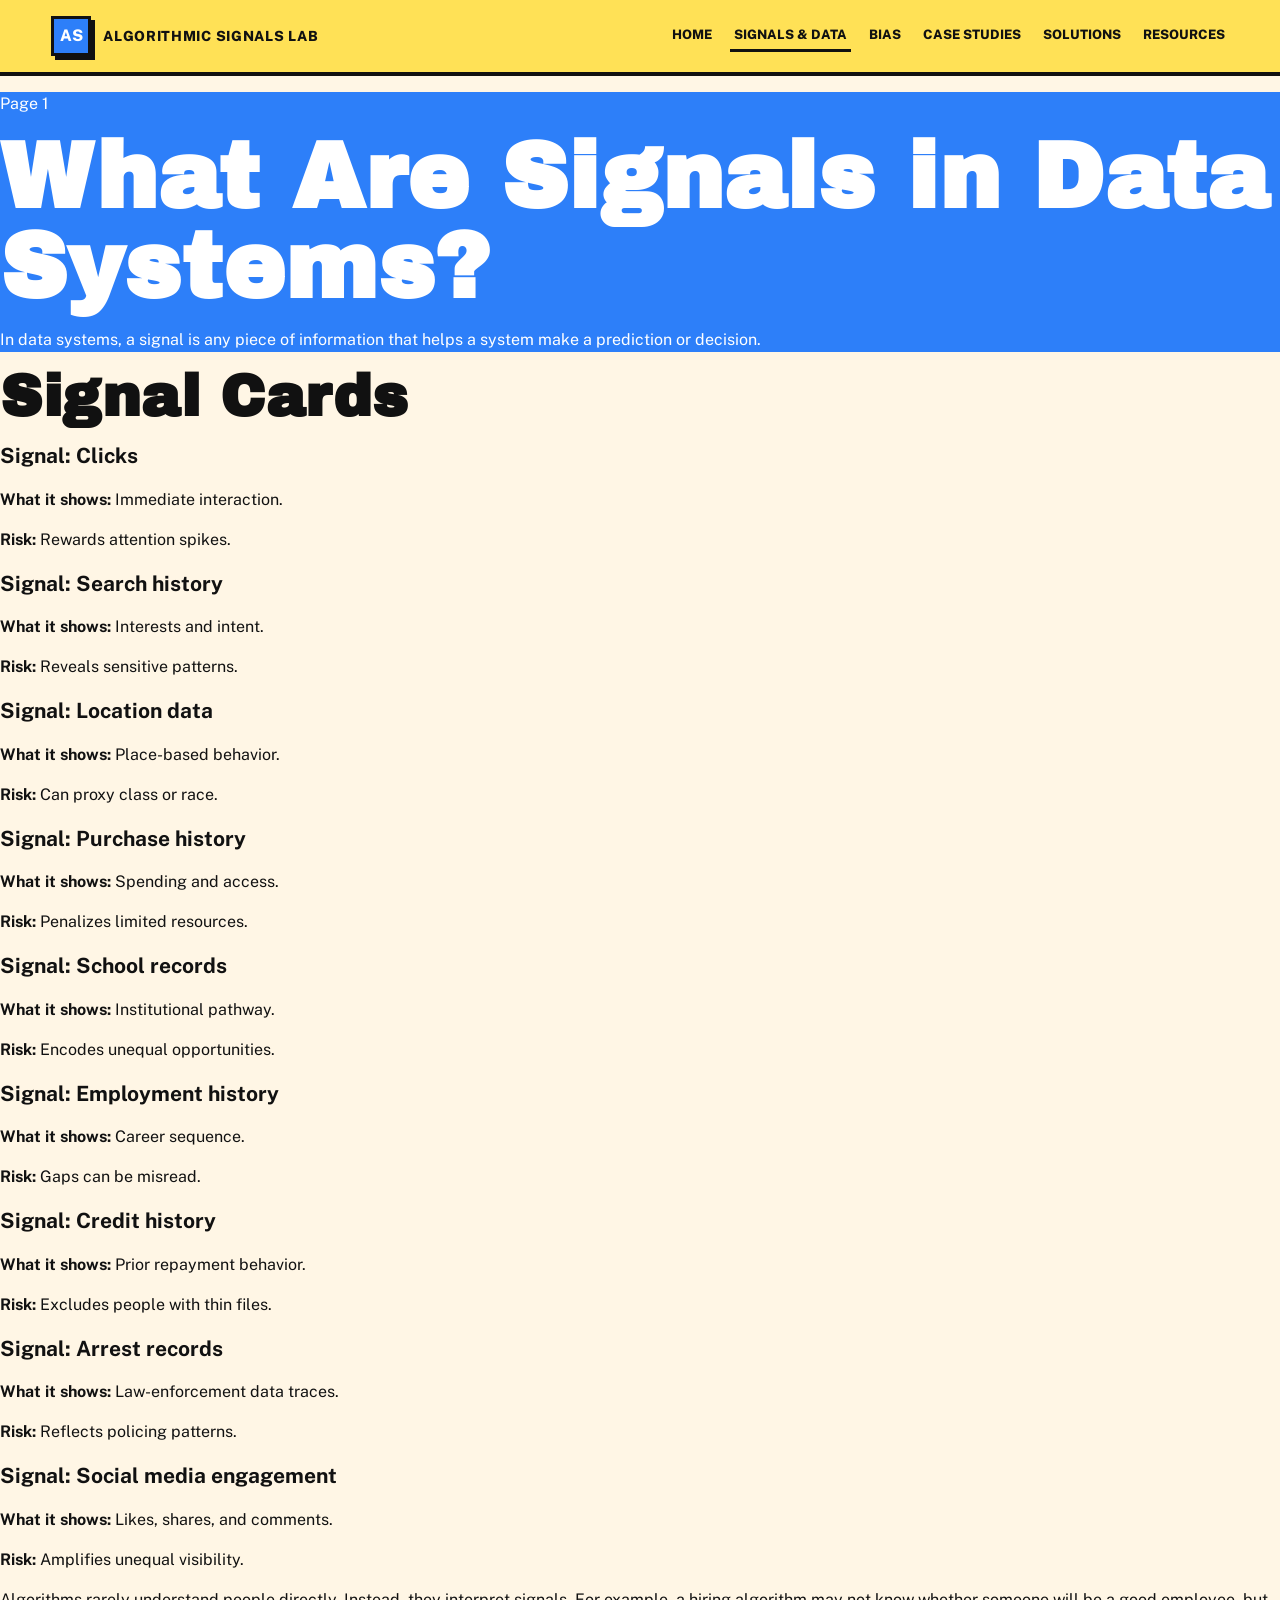
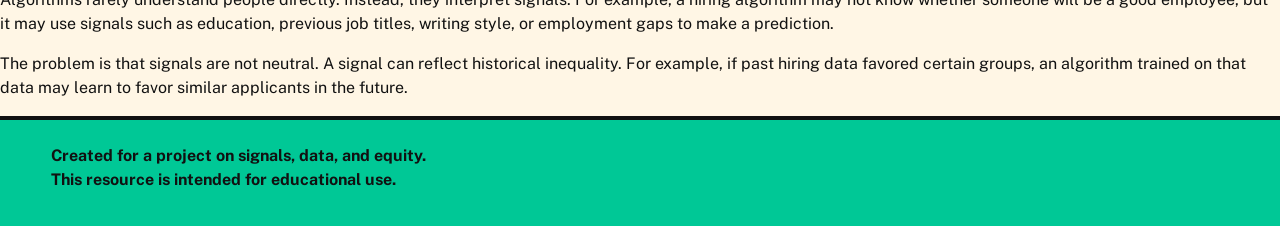
<file: signals.html>
<!doctype html>
<html lang="en">
  <head>
    <meta charset="utf-8">
    <meta name="viewport" content="width=device-width, initial-scale=1">
    <title>What Are Signals in Data Systems? | Algorithmic Signals and Social Inequality</title>
    <link rel="stylesheet" href="styles.css">
  </head>
  <body>
    <header class="site-header">
      <a class="brand" href="index.html" aria-label="Home">
        <span class="brand-mark">AS</span>
        <span class="brand-text">Algorithmic Signals Lab</span>
      </a>

      <button class="nav-toggle" type="button" aria-expanded="false" aria-controls="site-nav">
        <span class="sr-only">Open navigation</span>
        <span></span>
        <span></span>
        <span></span>
      </button>

      <nav id="site-nav" class="site-nav" aria-label="Main navigation">
        <a href="index.html">Home</a>
        <a class="active" href="signals.html">Signals &amp; Data</a>
        <a href="bias.html">Bias</a>
        <a href="case-studies.html">Case Studies</a>
        <a href="solutions.html">Solutions</a>
        <a href="resources.html">Resources</a>
      </nav>
    </header>

    <main>
      <section class="hero hero-inner">
        <div class="hero-copy">
          <p class="eyebrow">Page 1</p>
          <h1>What Are Signals in Data Systems?</h1>
          <p>
            In data systems, a signal is any piece of information that helps a system make a prediction or decision.
          </p>
        </div>
      </section>

      <section class="section">
        <div class="section-head">
          <h2>Signal Cards</h2>
        </div>
        <div class="signal-card-grid">
          <article class="signal-card">
            <h3>Signal: Clicks</h3>
            <p><strong>What it shows:</strong> Immediate interaction.</p>
            <p><strong>Risk:</strong> Rewards attention spikes.</p>
          </article>
          <article class="signal-card">
            <h3>Signal: Search history</h3>
            <p><strong>What it shows:</strong> Interests and intent.</p>
            <p><strong>Risk:</strong> Reveals sensitive patterns.</p>
          </article>
          <article class="signal-card">
            <h3>Signal: Location data</h3>
            <p><strong>What it shows:</strong> Place-based behavior.</p>
            <p><strong>Risk:</strong> Can proxy class or race.</p>
          </article>
          <article class="signal-card">
            <h3>Signal: Purchase history</h3>
            <p><strong>What it shows:</strong> Spending and access.</p>
            <p><strong>Risk:</strong> Penalizes limited resources.</p>
          </article>
          <article class="signal-card">
            <h3>Signal: School records</h3>
            <p><strong>What it shows:</strong> Institutional pathway.</p>
            <p><strong>Risk:</strong> Encodes unequal opportunities.</p>
          </article>
          <article class="signal-card">
            <h3>Signal: Employment history</h3>
            <p><strong>What it shows:</strong> Career sequence.</p>
            <p><strong>Risk:</strong> Gaps can be misread.</p>
          </article>
          <article class="signal-card">
            <h3>Signal: Credit history</h3>
            <p><strong>What it shows:</strong> Prior repayment behavior.</p>
            <p><strong>Risk:</strong> Excludes people with thin files.</p>
          </article>
          <article class="signal-card">
            <h3>Signal: Arrest records</h3>
            <p><strong>What it shows:</strong> Law-enforcement data traces.</p>
            <p><strong>Risk:</strong> Reflects policing patterns.</p>
          </article>
          <article class="signal-card">
            <h3>Signal: Social media engagement</h3>
            <p><strong>What it shows:</strong> Likes, shares, and comments.</p>
            <p><strong>Risk:</strong> Amplifies unequal visibility.</p>
          </article>
        </div>
      </section>

      <section class="section section-alt">
        <div class="narrative">
          <p>
            Algorithms rarely understand people directly. Instead, they interpret signals. For example, a hiring algorithm may not know whether someone will be a good employee, but it may use signals such as education, previous job titles, writing style, or employment gaps to make a prediction.
          </p>
          <p>
            The problem is that signals are not neutral. A signal can reflect historical inequality. For example, if past hiring data favored certain groups, an algorithm trained on that data may learn to favor similar applicants in the future.
          </p>
        </div>
      </section>
    </main>

    <footer class="site-footer">
      <p>Created for a project on signals, data, and equity.</p>
      <p>This resource is intended for educational use.</p>
    </footer>

    <script src="script.js"></script>
  </body>
</html>
</file>
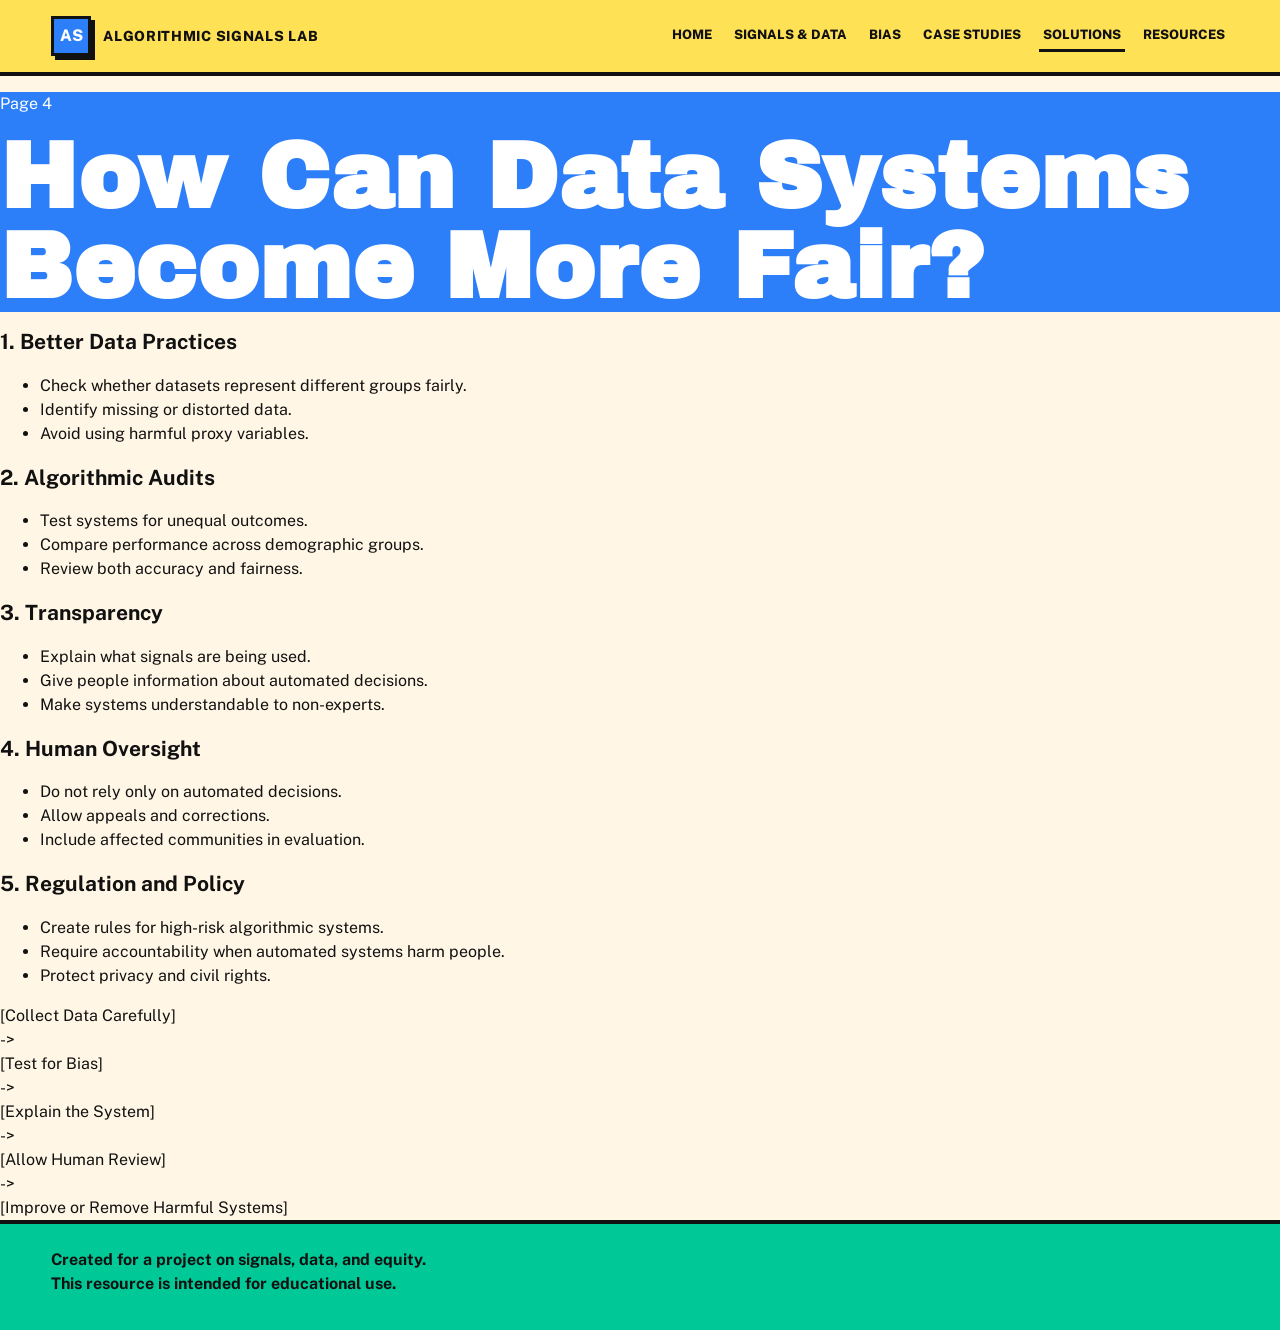
<file: solutions.html>
<!doctype html>
<html lang="en">
  <head>
    <meta charset="utf-8">
    <meta name="viewport" content="width=device-width, initial-scale=1">
    <title>How Can Data Systems Become More Fair? | Algorithmic Signals and Social Inequality</title>
    <link rel="stylesheet" href="styles.css">
  </head>
  <body>
    <header class="site-header">
      <a class="brand" href="index.html" aria-label="Home">
        <span class="brand-mark">AS</span>
        <span class="brand-text">Algorithmic Signals Lab</span>
      </a>

      <button class="nav-toggle" type="button" aria-expanded="false" aria-controls="site-nav">
        <span class="sr-only">Open navigation</span>
        <span></span>
        <span></span>
        <span></span>
      </button>

      <nav id="site-nav" class="site-nav" aria-label="Main navigation">
        <a href="index.html">Home</a>
        <a href="signals.html">Signals &amp; Data</a>
        <a href="bias.html">Bias</a>
        <a href="case-studies.html">Case Studies</a>
        <a class="active" href="solutions.html">Solutions</a>
        <a href="resources.html">Resources</a>
      </nav>
    </header>

    <main>
      <section class="hero hero-inner">
        <div class="hero-copy">
          <p class="eyebrow">Page 4</p>
          <h1>How Can Data Systems Become More Fair?</h1>
        </div>
      </section>

      <section class="section">
        <div class="timeline-list">
          <article class="timeline-item">
            <h3>1. Better Data Practices</h3>
            <ul>
              <li>Check whether datasets represent different groups fairly.</li>
              <li>Identify missing or distorted data.</li>
              <li>Avoid using harmful proxy variables.</li>
            </ul>
          </article>
          <article class="timeline-item">
            <h3>2. Algorithmic Audits</h3>
            <ul>
              <li>Test systems for unequal outcomes.</li>
              <li>Compare performance across demographic groups.</li>
              <li>Review both accuracy and fairness.</li>
            </ul>
          </article>
          <article class="timeline-item">
            <h3>3. Transparency</h3>
            <ul>
              <li>Explain what signals are being used.</li>
              <li>Give people information about automated decisions.</li>
              <li>Make systems understandable to non-experts.</li>
            </ul>
          </article>
          <article class="timeline-item">
            <h3>4. Human Oversight</h3>
            <ul>
              <li>Do not rely only on automated decisions.</li>
              <li>Allow appeals and corrections.</li>
              <li>Include affected communities in evaluation.</li>
            </ul>
          </article>
          <article class="timeline-item">
            <h3>5. Regulation and Policy</h3>
            <ul>
              <li>Create rules for high-risk algorithmic systems.</li>
              <li>Require accountability when automated systems harm people.</li>
              <li>Protect privacy and civil rights.</li>
            </ul>
          </article>
        </div>
      </section>

      <section class="section section-alt">
        <div class="flow-checklist" aria-label="Checklist flow">
          <div>[Collect Data Carefully]</div>
          <span aria-hidden="true">-&gt;</span>
          <div>[Test for Bias]</div>
          <span aria-hidden="true">-&gt;</span>
          <div>[Explain the System]</div>
          <span aria-hidden="true">-&gt;</span>
          <div>[Allow Human Review]</div>
          <span aria-hidden="true">-&gt;</span>
          <div>[Improve or Remove Harmful Systems]</div>
        </div>
      </section>
    </main>

    <footer class="site-footer">
      <p>Created for a project on signals, data, and equity.</p>
      <p>This resource is intended for educational use.</p>
    </footer>

    <script src="script.js"></script>
  </body>
</html>
</file>
<file: styles.css>
@import url("https://fonts.googleapis.com/css2?family=Archivo+Black&family=Public+Sans:wght@400;600;700;800&display=swap");

:root {
  --bg: #fff6e5;
  --text: #111111;
  --yellow: #ffe156;
  --blue: #2d7ff9;
  --pink: #ff5c8a;
  --green: #00c896;
  --orange: #ff7a00;
  --white: #ffffff;
  --border: #111111;
  --card: #ffffff;
}

* {
  box-sizing: border-box;
}

html {
  scroll-behavior: smooth;
}

body {
  margin: 0;
  background: var(--bg);
  color: var(--text);
  font-family: "Public Sans", "Segoe UI", Helvetica, sans-serif;
  line-height: 1.5;
}

a {
  color: inherit;
  text-decoration: none;
}

a:focus-visible,
button:focus-visible,
input:focus-visible,
summary:focus-visible {
  outline: 3px dashed var(--blue);
  outline-offset: 2px;
}

h1,
h2,
h3,
p,
li {
  overflow-wrap: anywhere;
}

.sr-only {
  position: absolute;
  width: 1px;
  height: 1px;
  padding: 0;
  margin: -1px;
  overflow: hidden;
  clip: rect(0, 0, 0, 0);
  border: 0;
}

.skip-link {
  position: absolute;
  left: -9999px;
  top: 0;
  z-index: 999;
  padding: 10px 12px;
  background: var(--yellow);
  border: 3px solid var(--border);
  font-weight: 800;
}

.skip-link:focus {
  left: 12px;
  top: 12px;
}

.site-header {
  position: sticky;
  top: 0;
  z-index: 100;
  display: flex;
  align-items: center;
  justify-content: space-between;
  min-height: 76px;
  padding: 0 4vw;
  background: var(--yellow);
  border-bottom: 4px solid var(--border);
}

.brand {
  display: inline-flex;
  align-items: center;
  gap: 12px;
}

.brand-mark {
  display: grid;
  place-items: center;
  width: 40px;
  height: 40px;
  background: var(--blue);
  color: var(--white);
  border: 3px solid var(--border);
  box-shadow: 4px 4px 0 var(--border);
  font-weight: 800;
}

.brand-text {
  font-size: 14px;
  font-weight: 800;
  text-transform: uppercase;
  letter-spacing: 0.05em;
}

.site-nav {
  display: flex;
  align-items: center;
  gap: 14px;
  flex-wrap: wrap;
}

.site-nav a {
  padding: 5px 4px;
  font-size: 13px;
  font-weight: 800;
  text-transform: uppercase;
  border-bottom: 3px solid transparent;
}

.site-nav a.active {
  border-color: var(--border);
}

.nav-toggle {
  display: none;
  width: 44px;
  height: 44px;
  border: 3px solid var(--border);
  background: var(--white);
  box-shadow: 3px 3px 0 var(--border);
}

.nav-toggle span:not(.sr-only) {
  display: block;
  width: 18px;
  height: 2px;
  margin: 4px auto;
  background: var(--border);
}

.section-shell {
  margin: 0;
  padding: clamp(34px, 7vw, 70px) 4vw;
  border-bottom: 4px solid var(--border);
}

.section-block {
  background: var(--bg);
}

.hero {
  background: var(--blue);
  color: var(--white);
}

.hero-grid {
  display: grid;
  grid-template-columns: minmax(0, 1fr) minmax(320px, 1fr);
  gap: 20px;
  align-items: start;
}

.kicker {
  margin: 0 0 10px;
  text-transform: uppercase;
  letter-spacing: 0.06em;
  font-weight: 700;
}

h1,
h2 {
  margin: 0 0 14px;
  font-family: "Archivo Black", "Arial Black", sans-serif;
  letter-spacing: 0.01em;
}

h1 {
  font-size: clamp(40px, 8vw, 92px);
  line-height: 0.98;
}

h2 {
  font-size: clamp(28px, 5vw, 58px);
  line-height: 1;
}

h3 {
  margin: 0 0 8px;
  font-size: 21px;
}

.subtitle {
  font-size: clamp(18px, 2.2vw, 24px);
  font-weight: 700;
}

.hero-actions {
  display: flex;
  flex-wrap: wrap;
  gap: 10px;
  margin-top: 20px;
}

.neo-button {
  display: inline-flex;
  align-items: center;
  justify-content: center;
  min-height: 50px;
  padding: 0 18px;
  border: 3px solid var(--border);
  box-shadow: 6px 6px 0 var(--border);
  font-weight: 800;
  text-transform: uppercase;
  transition: transform 140ms ease, box-shadow 140ms ease;
}

.neo-button:hover {
  transform: translate(2px, 2px);
  box-shadow: 4px 4px 0 var(--border);
}

.neo-button-yellow {
  background: var(--yellow);
  color: var(--border);
}

.neo-button-blue {
  background: var(--white);
  color: var(--blue);
}

.sticker {
  display: inline-block;
  margin-bottom: 14px;
  padding: 6px 12px;
  border: 3px solid var(--border);
  background: var(--pink);
  color: var(--white);
  font-size: 12px;
  font-weight: 800;
  text-transform: uppercase;
  letter-spacing: 0.04em;
  box-shadow: 4px 4px 0 var(--border);
  transform: rotate(-1.5deg);
}

.machine-diagram {
  display: grid;
  grid-template-columns: 1fr auto 1fr auto 1fr auto 1fr;
  gap: 8px;
  align-items: center;
}

.machine-node,
.pipeline-node {
  padding: 12px;
  background: var(--white);
  border: 3px solid var(--border);
  color: var(--text);
  font-weight: 800;
  text-align: center;
  box-shadow: 5px 5px 0 var(--border);
}

.machine-arrow,
.pipeline-arrow {
  font-family: "Archivo Black", "Arial Black", sans-serif;
  font-size: 22px;
  text-align: center;
}

.question-grid,
.signals-grid,
.case-grid,
.solutions-grid,
.takeaway-grid {
  display: grid;
  gap: 14px;
}

.question-grid {
  grid-template-columns: repeat(3, minmax(0, 1fr));
}

.signals-grid {
  grid-template-columns: repeat(3, minmax(0, 1fr));
}

.case-grid,
.solutions-grid {
  grid-template-columns: repeat(2, minmax(0, 1fr));
}

.takeaway-grid {
  grid-template-columns: repeat(5, minmax(0, 1fr));
}

.neo-card {
  padding: 18px;
  background: var(--card);
  border: 3px solid var(--border);
  box-shadow: 6px 6px 0 var(--border);
}

.neo-card ul {
  margin: 0;
  padding-left: 18px;
}

.pipeline {
  display: grid;
  grid-template-columns: repeat(13, minmax(0, 1fr));
  gap: 8px;
  align-items: center;
}

.lab-note {
  margin-top: 0;
  font-weight: 700;
}

.lab-grid {
  display: grid;
  grid-template-columns: minmax(280px, 0.9fr) minmax(420px, 1.1fr);
  gap: 14px;
}

.controls-card label {
  display: flex;
  justify-content: space-between;
  margin-top: 12px;
  font-weight: 800;
}

input[type="range"] {
  width: 100%;
  accent-color: var(--orange);
}

.table-wrap {
  overflow-x: auto;
  border: 3px solid var(--border);
}

table {
  width: 100%;
  min-width: 520px;
  border-collapse: collapse;
}

th,
td {
  padding: 10px;
  border-bottom: 2px solid var(--border);
  text-align: left;
}

th {
  background: var(--yellow);
}

.source-card ul {
  margin: 0;
  padding-left: 18px;
}

.source-card li + li {
  margin-top: 9px;
}

.source-card a {
  text-decoration: underline;
  font-weight: 700;
}

.source-card a:hover {
  color: var(--blue);
}

.site-footer {
  padding: 24px 4vw 34px;
  background: var(--green);
  border-top: 4px solid var(--border);
  color: var(--text);
  font-weight: 700;
}

.site-footer p {
  margin: 0;
}

@media (max-width: 1100px) {
  .takeaway-grid {
    grid-template-columns: repeat(3, minmax(0, 1fr));
  }

  .signals-grid {
    grid-template-columns: repeat(2, minmax(0, 1fr));
  }
}

@media (max-width: 900px) {
  .hero-grid,
  .lab-grid {
    grid-template-columns: 1fr;
  }

  .question-grid,
  .case-grid,
  .solutions-grid {
    grid-template-columns: 1fr;
  }

  .machine-diagram,
  .pipeline {
    grid-template-columns: 1fr;
  }

  .machine-arrow,
  .pipeline-arrow {
    transform: rotate(90deg);
  }
}

@media (max-width: 860px) {
  .nav-toggle {
    display: block;
  }

  .site-nav {
    position: absolute;
    top: 76px;
    left: 4vw;
    right: 4vw;
    display: none;
    flex-direction: column;
    align-items: flex-start;
    padding: 12px;
    background: var(--white);
    border: 3px solid var(--border);
    box-shadow: 6px 6px 0 var(--border);
  }

  .site-nav.is-open {
    display: flex;
  }
}

@media (max-width: 640px) {
  .signals-grid,
  .takeaway-grid {
    grid-template-columns: 1fr;
  }
}

@media (prefers-reduced-motion: reduce) {
  * {
    animation: none !important;
    transition: none !important;
    scroll-behavior: auto !important;
  }
}
</file>
